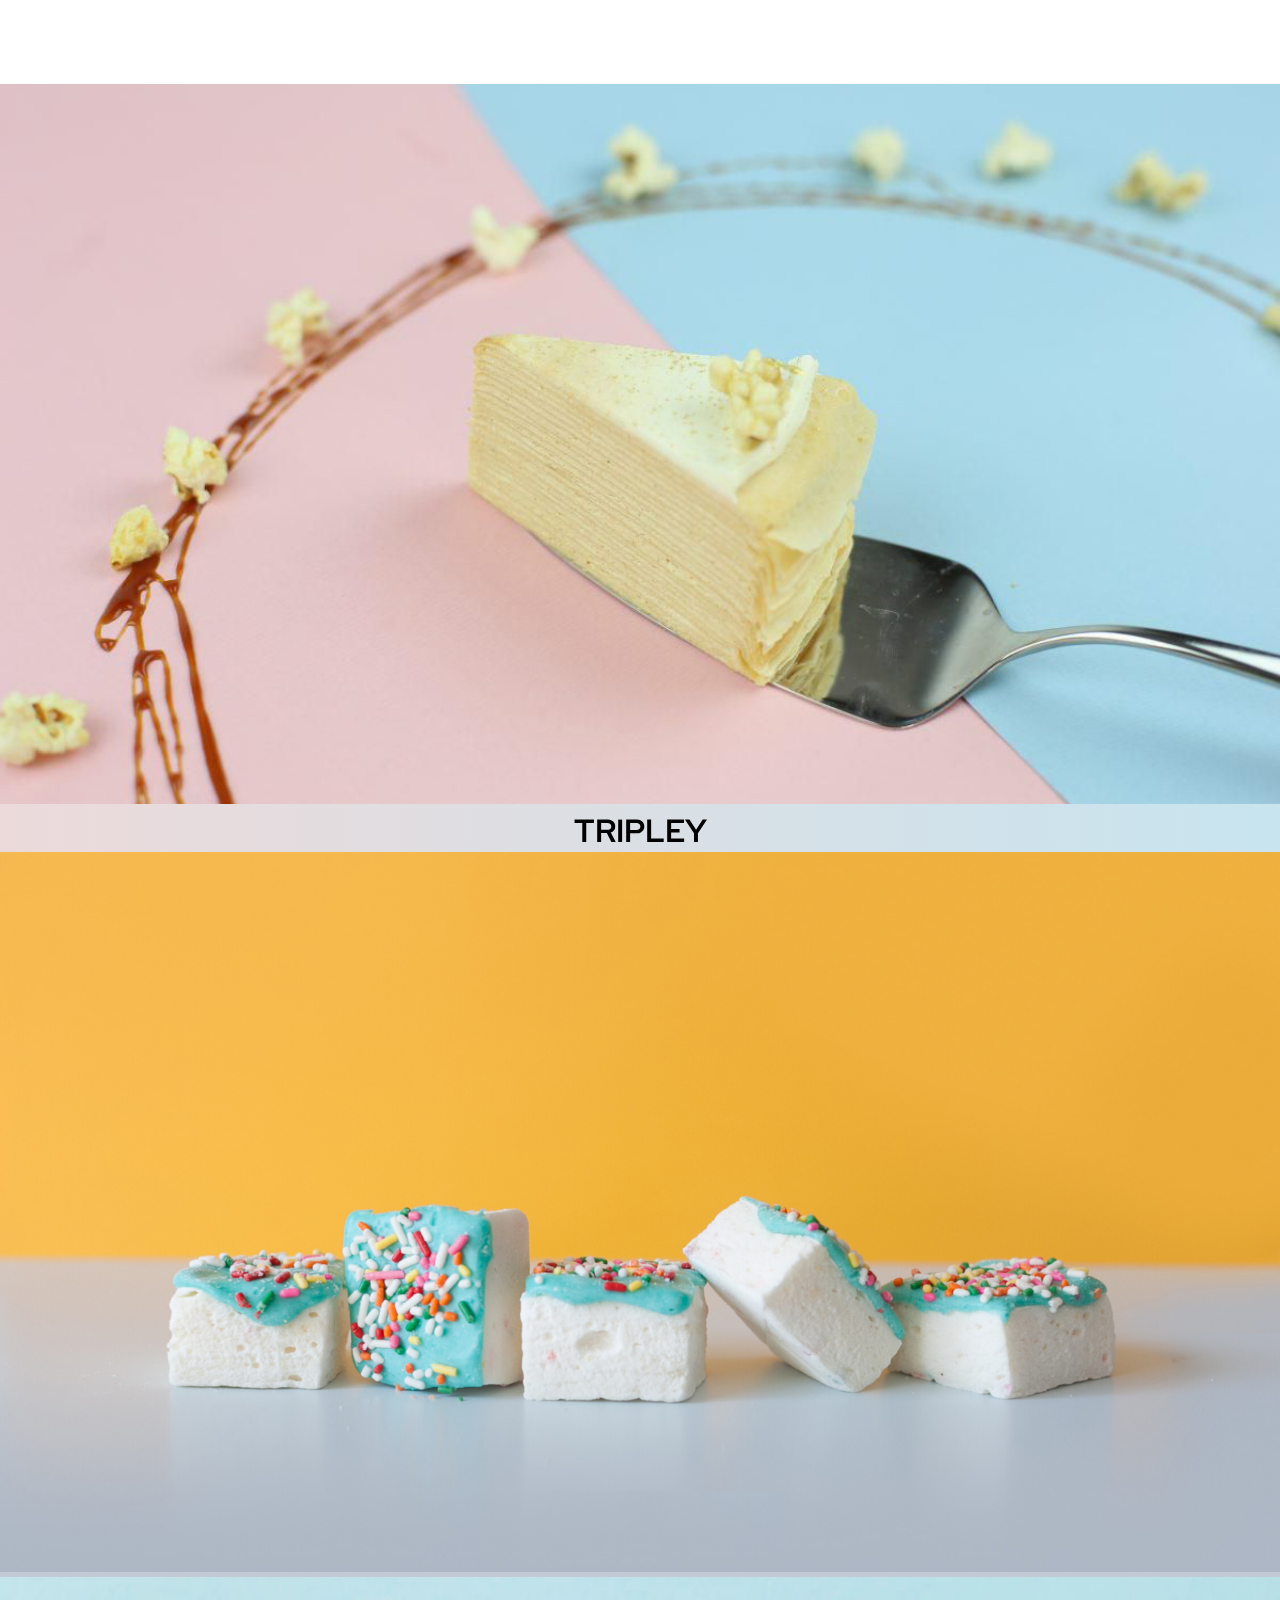
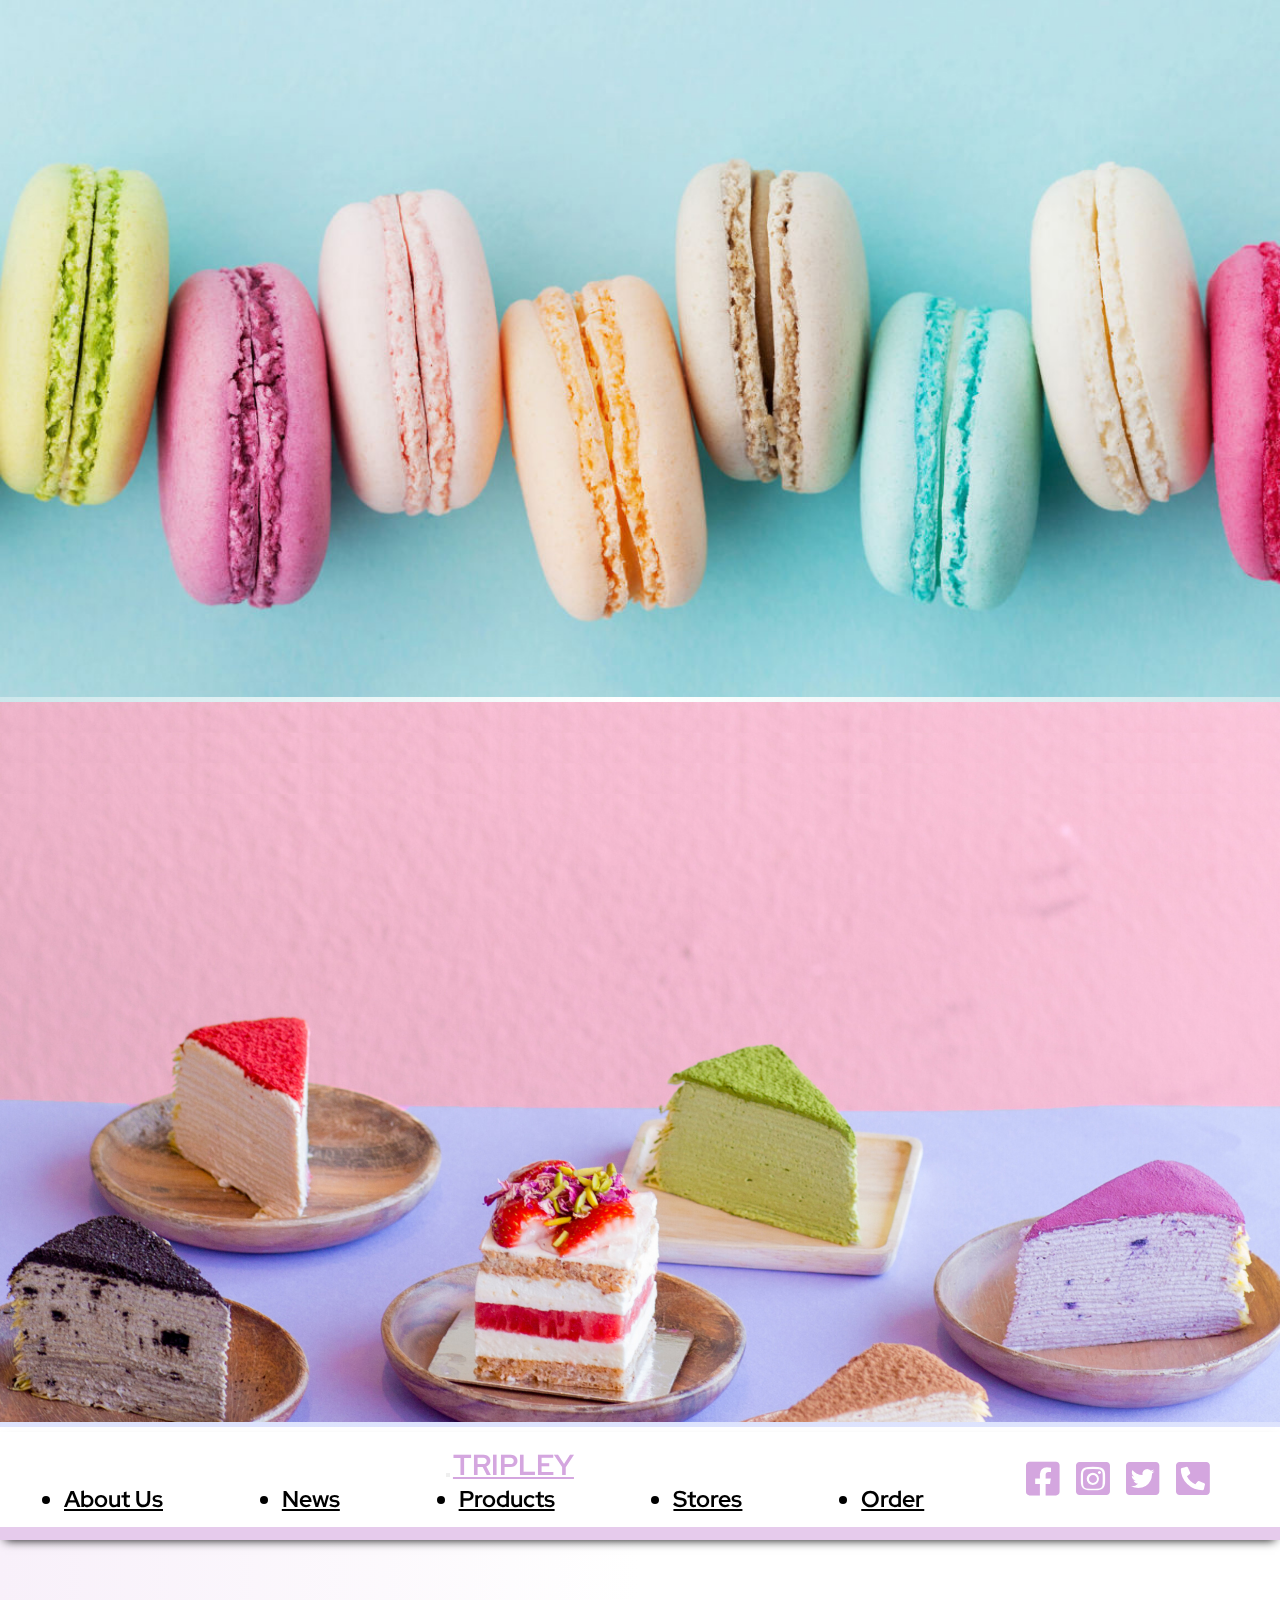
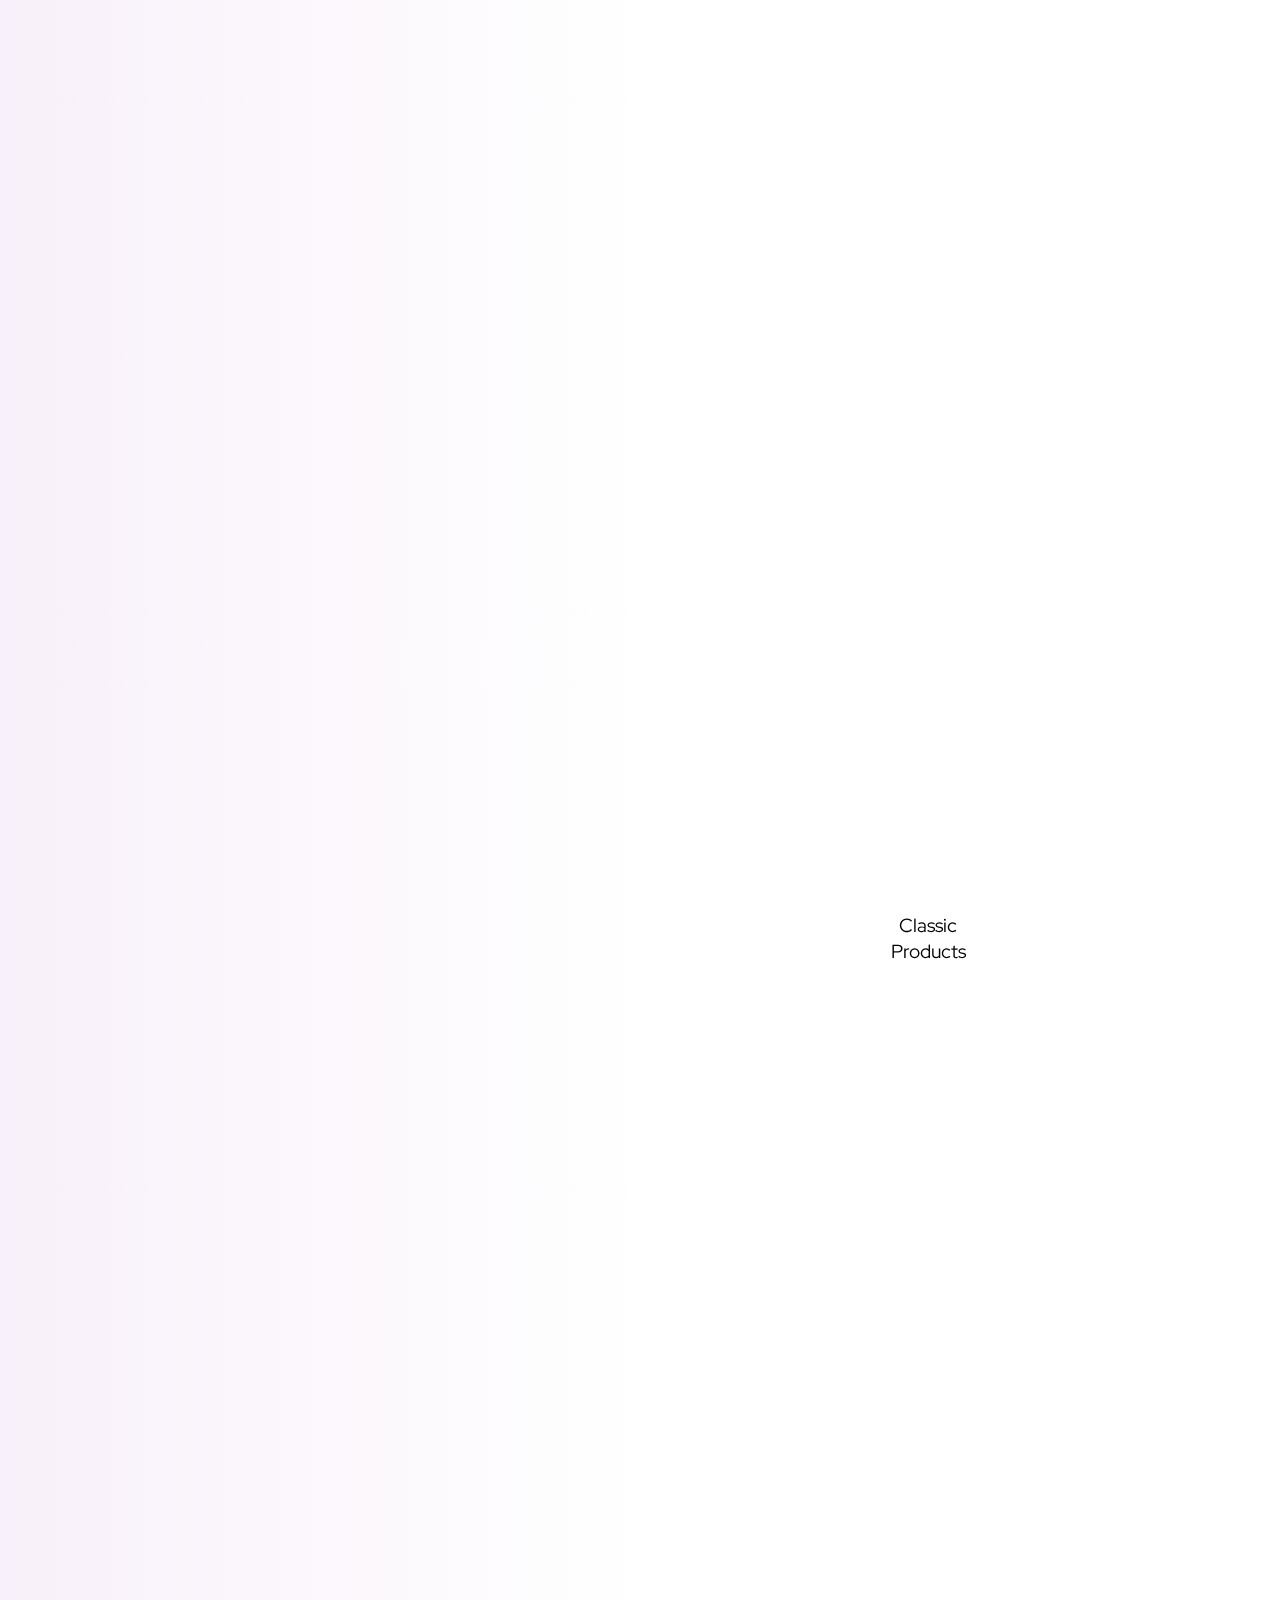
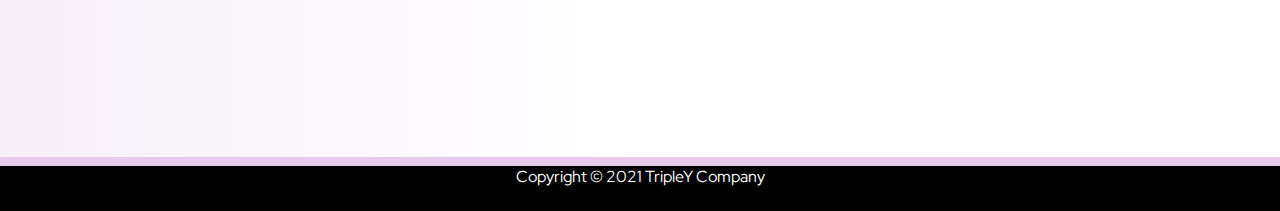
<file: index.html>
<!DOCTYPE html>
<html lang="en">

<head>
    <!-- Required meta tags -->
    <meta charset="utf-8">
    <meta name="viewport" content="width=device-width, initial-scale=1, shrink-to-fit=no">
    <title>Comp-126-Final-Project</title>

    <!-- Link to Bootstrap 4 CSS -->
    <link rel="stylesheet" href="https://stackpath.bootstrapcdn.com/bootstrap/4.1.0/css/bootstrap.min.css"
        integrity="sha384-9gVQ4dYFwwWSjIDZnLEWnxCjeSWFphJiwGPXr1jddIhOegiu1FwO5qRGvFXOdJZ4" crossorigin="anonymous">

    <!-- a Google font -->
    <link rel="preconnect" href="https://fonts.gstatic.com">
    <link
        href="https://fonts.googleapis.com/css2?family=Caveat:wght@400;500;600;700&family=Red+Hat+Display:ital,wght@0,400;0,500;0,700;0,900;1,400;1,500;1,700;1,900&display=swap"
        rel="stylesheet">

    <!-- FontAwesome for search icon -->
    <link rel="stylesheet" href="https://use.fontawesome.com/releases/v5.5.0/css/all.css"
        integrity="sha384-B4dIYHKNBt8Bc12p+WXckhzcICo0wtJAoU8YZTY5qE0Id1GSseTk6S+L3BlXeVIU" crossorigin="anonymous">

    <!-- Add icon library -->
    <link rel="stylesheet" href="https://cdnjs.cloudflare.com/ajax/libs/font-awesome/4.7.0/css/font-awesome.min.css">

    <!-- Link to your custom stylesheet. Any non-Bootstrap styles you create go in this stylesheet. You can create new classes and IDs, or add new rules for classes that already exist in Bootstrap. Any rules you put in your custom stylesheet will override any styling applied to any elements of the same name in Bootstrap, as long as your custom stylesheet link comes AFTER your Bootstrap CSS link, the way it does here. -->
    <link rel="stylesheet" type="text/css" href="index.css">

    <link rel="stylesheet" href="https://cdnjs.cloudflare.com/ajax/libs/font-awesome/5.12.1/css/all.min.css">

    <link rel="preconnect" href="https://fonts.gstatic.com">
    <link href="https://fonts.googleapis.com/css2?family=Yeseva+One&display=swap" rel="stylesheet">


    <!--link to scoll effect-->
    <link href="https://unpkg.com/aos@2.3.1/dist/aos.css" rel="stylesheet">
</head>

<body>

    <div class="contain">

        <main>
            <div class="container-fluid">

                <div class="carousel slide" id="main-carousel" data-ride="carousel">

                    <ol class="carousel-indicators">
                        <li data-target="#main-carousel" data-slide-to="0" class="active"></li>
                        <li data-target="#main-carousel" data-slide-to="1"></li>
                        <li data-target="#main-carousel" data-slide-to="2"></li>
                        <li data-target="#main-carousel" data-slide-to="3"></li>
                    </ol><!-- /.carousel-indicators -->

                    <div data-aos="zoom-out-left" data-aos-duration="2000" class="carousel-inner">

                        <div class="carousel-item active one">
                            <img class="d-block img-fluid" src="index/mainback/back1.jpg" alt="">
                            <div class="carousel-caption d-none d-md-block">
                                <h1>TRIPLEY</h1>
                            </div>
                        </div>

                        <div class="carousel-item two">
                            <img class="d-block img-fluid" src="index/mainback/back2.jpg" alt="">
                            <div class="carousel-caption d-none d-md-block">
                            </div>
                        </div>

                        <div class="carousel-item three">
                            <img class="d-block img-fluid" src="index/mainback/back3.jpg" alt="">
                            <div class="carousel-caption d-none d-md-block">
                            </div>
                        </div>

                        <div class="carousel-item four">
                            <img src="index/mainback/back4.jpg" alt="" class="d-block img-fluid">
                            <div class="carousel-caption d-none d-md-block">
                            </div>
                        </div>

                    </div><!-- /.carousel-inner -->

                    <a href="#main-carousel" class="carousel-control-prev" data-slide="prev">
                        <span class="carousel-control-prev-icon"></span>
                        <span class="sr-only" aria-hidden="true">Prev</span>
                    </a>

                    <a href="#main-carousel" class="carousel-control-next" data-slide="next">
                        <span class="carousel-control-next-icon"></span>
                        <span class="sr-only" aria-hidden="true">Next</span>
                    </a>

                </div><!-- /.carousel -->
            </div><!-- /.container -->

            <div class="spacefilter"></div>

        </main>

        <header class="flexbox1 sticky">



            <nav class="navbar navbar-expand-md navbar-light">

                <button class="navbar-toggler" type="button" data-toggle="collapse" data-target="#nav-content"
                    aria-controls="nav-content" aria-expanded="false" aria-label="Toggle navigation">
                    <span class="navbar-toggler-icon"></span>
                </button>

                <a href="index.html" class="logo">TRIPLEY</a>

                <div class="collapse navbar-collapse" id="nav-content">

                    <ul class="navbar-nav">

                        
                        <li class="nav-item item">
                            <a class="nav-link underline" href="aboutus.html">About Us</a>
                        </li>
                        <li class="nav-item item">
                            <a class="nav-link underline" href="news.html">News</a>
                        </li>
                        <li class="nav-item item">
                            <a class="nav-link underline" href="products.html">Products</a>
                        </li>
                        <li class="nav-item item">
                            <a class="nav-link underline" href="stores.html">Stores</a>
                        </li>
                        <li class="nav-item item">
                            <a class="nav-link underline" href="order.html">Order</a>
                        </li>
                    </ul>

                </div>
            </nav>

            <div class="contact">
                <a href="#" class="fab fa-facebook-square"></a>
                <a href="#" class="fab fa-instagram-square"></a>
                <a href="#" class="fab fa-twitter-square"></a>
                <a href="#" class="fas fa-phone-square-alt"></a>
            </div>

        </header>

        <section class="firstsec">

            <div data-aos="fade-up" data-aos-duration="1000" data-aos-offset="175" class="wnew">
                <div class="leftsq"></div>
                <h3>What's New?</h3>
                <div class="rightsq"></div>
            </div>

            <div class="threecards">

                <div data-aos="fade-up" data-aos-duration="1000" data-aos-offset="300" class="newproduct">
                    <div class="newpic1">

                    </div>
                    <div class="newdes">
                        
                        <h3>Lemon Cream Cake</h3>
                        <div class="learn"><a href="products.html">LEARN MORE</a></div>
                    </div>
                    <div class="date">

                        <p>13/04<br>2021</p>

                    </div>
                </div>



                <div data-aos="fade-up" data-aos-duration="1000" data-aos-offset="300" data-aos-delay="200"
                    class="newproduct">
                    <div class="newpic2">

                    </div>
                    <div class="newdes">
                        
                        <h3>Chocolate Milk Round Cake</h3>
                        <div class="learn"><a href="products.html">LEARN MORE</a></div>
                    </div>
                    <div class="date">

                        <p>24/01<br>2021</p>

                    </div>
                </div>

                <div data-aos="fade-up" data-aos-duration="1000" data-aos-offset="300" data-aos-delay="400"
                    class="newproduct">
                    <div class="newpic3">

                    </div>
                    <div class="newdes">
                        
                        <h3>Strawberry Milk Cube</h3>
                        <div class="learn"><a href="products.html">LEARN MORE</a></div>
                    </div>
                    <div class="date">

                        <p>09/08<br>2020</p>

                    </div>
                </div>

            </div>
        </section>

        <section class="sig">
            <div data-aos="fade-down" data-aos-duration="1000" data-aos-offset="150" class="signature">
                <div class="leftsq"></div>
                <h3>Signatures!</h3>
                <div class="rightsq"></div>
            </div>
        </section>


        <section class="secondsec1">

            <div class="pos">
                <div data-aos="fade-right" data-aos-duration="1000" data-aos-offset="375">
                    <div class="menu">
                        <h1>M E N U</h1>
                        <h4>TRIPLEY</h4>
                    </div>

                    <br>
                    <h2 class="sell">Top Seller</h2>

                    <div class="top">

                        <div class="drink">

                            <h3>DRINK</h3>
                            <br>

                            <div class="b">
                                <div class="c"></div>Taro Milk Tea<br><br>
                                <div class="c"></div>Thai Tea<br><br>
                                <div class="c"></div>Berry Fruit Juice<br><br>

                            </div>

                        </div>


                        <div class="dessert">

                            <h3>DESSERT</h3>
                            <br>


                            <div class="b">
                                <div class="c"></div>Strawberry Cupcake<br><br>
                                <div class="c"></div>Tiramisu<br><br>
                                <div class="c"></div>Lemon Cream Cake<br><br>

                            </div>

                        </div>

                    </div>
                </div>

            </div>
        </section>

        <section class="secondsec2">

            <div class="square grid">
                <div data-aos="fade-down-right" data-aos-duration="1000" data-aos-offset="-50" class=" in in1">
                    <p>Strawberry Cupcake</p>
                </div>
                <div data-aos="fade-down-left" data-aos-duration="1000" data-aos-offset="-50" class="in in2">
                    <p>Taro Bubble Milk Tea</p>
                </div>
                <div data-aos="fade-up-right" data-aos-duration="1000" data-aos-offset="-170" class="in in3">
                    <p>Mint Sprinkle Cake</p>
                </div>
                <div data-aos="fade-up-left" data-aos-duration="1000" data-aos-offset="-170" class="in in4">
                    <p>Mango & Rice Ball</p>
                </div>
            </div>

            <div class="circle">

                <p>Classic<br>Products</p>

            </div>

        </section>


        <section class="contactus">
            <div data-aos="flip-right" data-aos-duration="1500" data-aos-offset="200">
                <div class="signature">
                    <div class="leftsq"></div>
                    <h3 class="us">Contact Us!</h3>
                    <div class="rightsq"></div>
                </div>

                <div class="form">
                    <h3>GET IN TOUCH</h3>
                    <div class="wraper">
                        <div class="halfleft">
                            <input type="text" placeholder="Name"><br />
                            <input type="email" placeholder="Email"><br />
                            <input type="text" placeholder="Subject">
                        </div>

                        <div class="halfright">
                            <textarea name="message" type="text" placeholder="Message"></textarea>
                        </div>

                    </div>
                    <div>
                        <button type="submit">SEND</button>
                    </div>
                </div>
            </div>

        </section>


        <footer>
            <p>Copyright &copy; 2021 TripleY Company</p>

        </footer>





    </div>

    <!-- NECESSARY <script> LINKS. The three <script> links below add jQuery, popper.js, and Bootstrap 4 JavaScript. These are libraries of scripts that are necessary to make Bootstrap's interactive and animated components work (e.g., dropdown menus, buttons, alerts, carousels, collapsing navbars and content areas, modals, popups, tooltips, etc). These three <script> links MUST appear in THIS ORDER; this is because both popper.js and the Bootstrap scripts rely on jQuery to work, so jQuery must load into your page first. We add these links at the bottom of the <body> element instead of in the <head> element so the scripts won't be loaded into your site until they're needed, which helps with your site's speed and functionality. -->

    <!-- jQuery--this must come first!  -->
    <script src="https://code.jquery.com/jquery-3.3.1.slim.min.js"
        integrity="sha384-q8i/X+965DzO0rT7abK41JStQIAqVgRVzpbzo5smXKp4YfRvH+8abtTE1Pi6jizo"
        crossorigin="anonymous"></script>

    <!-- popper.js--a library of drop-down and pop-up JavaScript scripts -->
    <script src="https://cdnjs.cloudflare.com/ajax/libs/popper.js/1.14.0/umd/popper.min.js"
        integrity="sha384-cs/chFZiN24E4KMATLdqdvsezGxaGsi4hLGOzlXwp5UZB1LY//20VyM2taTB4QvJ"
        crossorigin="anonymous"></script>

    <!-- unique Bootstrap 4 JavaScript scripts -->
    <script src="https://stackpath.bootstrapcdn.com/bootstrap/4.1.0/js/bootstrap.min.js"
        integrity="sha384-uefMccjFJAIv6A+rW+L4AHf99KvxDjWSu1z9VI8SKNVmz4sk7buKt/6v9KI65qnm"
        crossorigin="anonymous"></script>
    <!--scroll effect-->
    <script src="https://unpkg.com/aos@2.3.1/dist/aos.js"></script>

    <script>
        AOS.init();
    </script>


</body>

</html>
</file>
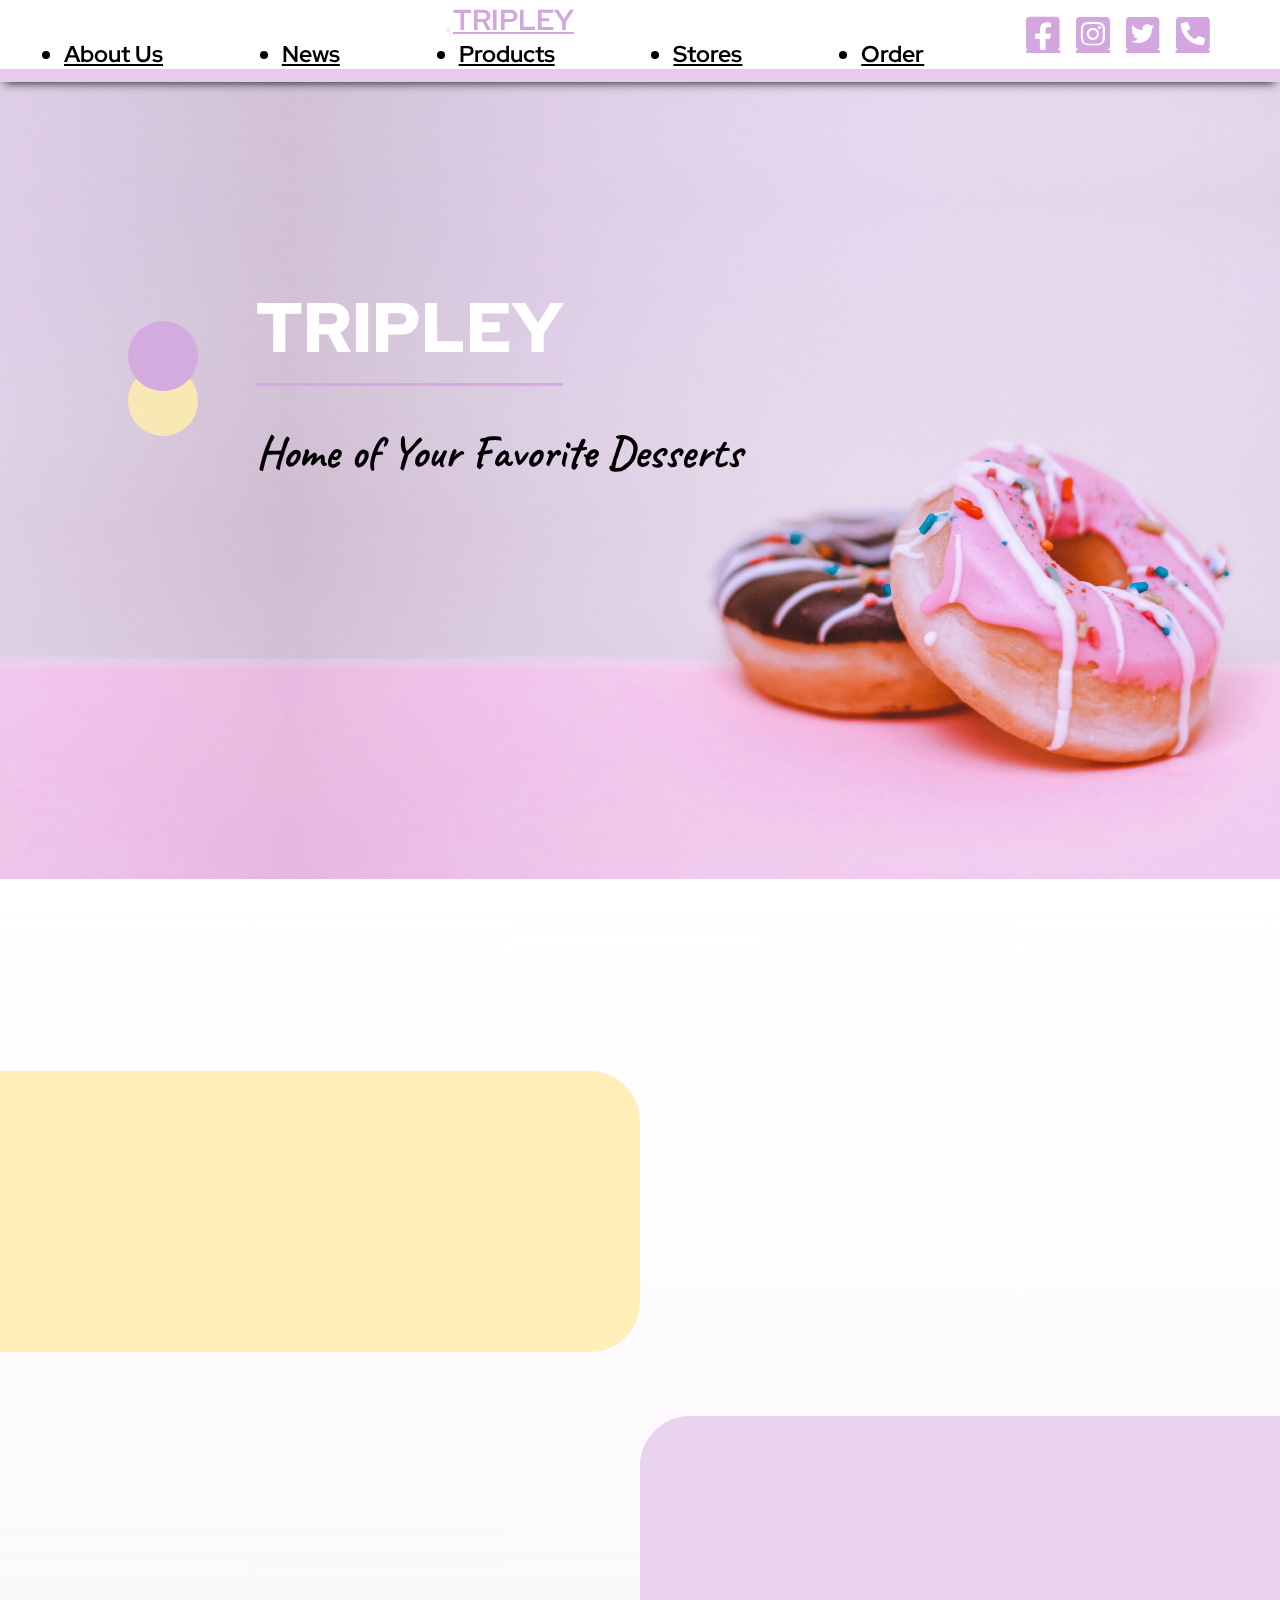
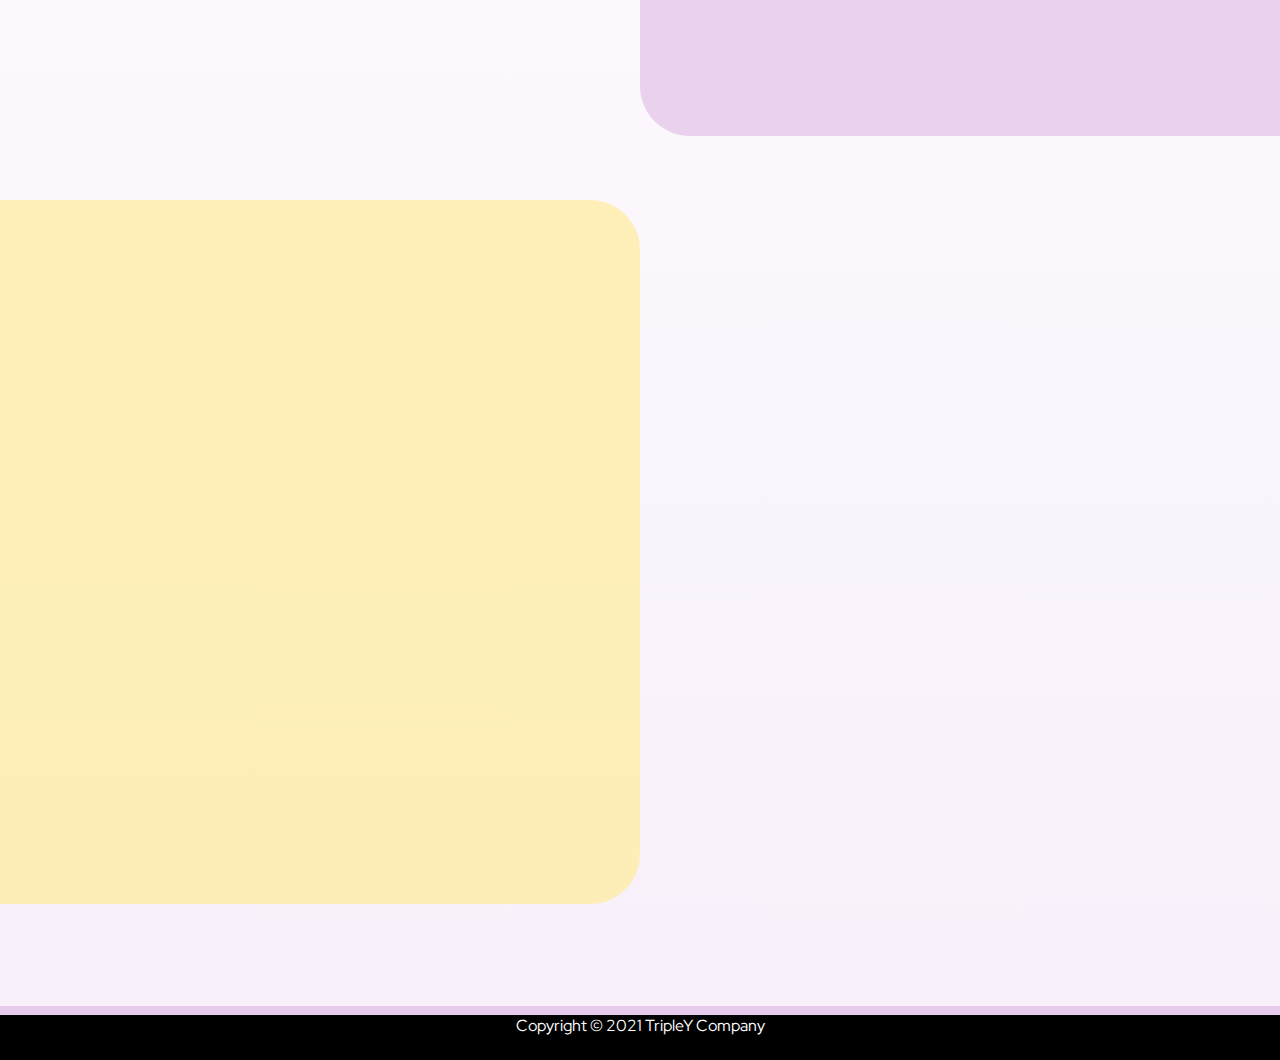
<file: aboutus.html>
<!DOCTYPE html>
<html lang="en">

<head>
    <!-- Required meta tags -->
    <meta charset="utf-8">
    <meta name="viewport" content="width=device-width, initial-scale=1, shrink-to-fit=no">
    <title>Comp-126-Final-Project</title>

    <!-- Link to Bootstrap 4 CSS -->
    <link rel="stylesheet" href="https://stackpath.bootstrapcdn.com/bootstrap/4.1.0/css/bootstrap.min.css"
        integrity="sha384-9gVQ4dYFwwWSjIDZnLEWnxCjeSWFphJiwGPXr1jddIhOegiu1FwO5qRGvFXOdJZ4" crossorigin="anonymous">

    <!-- a Google font -->
    <link rel="preconnect" href="https://fonts.gstatic.com">
    <link
        href="https://fonts.googleapis.com/css2?family=Caveat:wght@400;500;600;700&family=Red+Hat+Display:ital,wght@0,400;0,500;0,700;0,900;1,400;1,500;1,700;1,900&display=swap"
        rel="stylesheet">

    <!-- FontAwesome for search icon -->
    <link rel="stylesheet" href="https://use.fontawesome.com/releases/v5.5.0/css/all.css"
        integrity="sha384-B4dIYHKNBt8Bc12p+WXckhzcICo0wtJAoU8YZTY5qE0Id1GSseTk6S+L3BlXeVIU" crossorigin="anonymous">

    <!-- Add icon library -->
    <link rel="stylesheet" href="https://cdnjs.cloudflare.com/ajax/libs/font-awesome/4.7.0/css/font-awesome.min.css">

    <!-- Link to your custom stylesheet. Any non-Bootstrap styles you create go in this stylesheet. You can create new classes and IDs, or add new rules for classes that already exist in Bootstrap. Any rules you put in your custom stylesheet will override any styling applied to any elements of the same name in Bootstrap, as long as your custom stylesheet link comes AFTER your Bootstrap CSS link, the way it does here. -->
    <link rel="stylesheet" type="text/css" href="aboutus.css">

    <link rel="stylesheet" href="https://cdnjs.cloudflare.com/ajax/libs/font-awesome/5.12.1/css/all.min.css">

    <link rel="preconnect" href="https://fonts.gstatic.com">
    <link href="https://fonts.googleapis.com/css2?family=Yeseva+One&display=swap" rel="stylesheet">


    <!--link to scoll effect-->
    <link href="https://unpkg.com/aos@2.3.1/dist/aos.css" rel="stylesheet">
</head>


<body>

    <header class="flexbox1 sticky">



        <nav class="navbar navbar-expand-md navbar-light">

            <button class="navbar-toggler" type="button" data-toggle="collapse" data-target="#nav-content"
                aria-controls="nav-content" aria-expanded="false" aria-label="Toggle navigation">
                <span class="navbar-toggler-icon"></span>
            </button>

            <a href="index.html" class="logo">TRIPLEY</a>

            <div class="collapse navbar-collapse" id="nav-content">

                <ul class="navbar-nav">


                    <li class="nav-item item">
                        <a class="nav-link underline" href="aboutus.html">About Us</a>
                    </li>
                    <li class="nav-item item">
                        <a class="nav-link underline" href="news.html">News</a>
                    </li>
                    <li class="nav-item item">
                        <a class="nav-link underline" href="products.html">Products</a>
                    </li>
                    <li class="nav-item item">
                        <a class="nav-link underline" href="stores.html">Stores</a>
                    </li>
                    <li class="nav-item item">
                        <a class="nav-link underline" href="order.html">Order</a>
                    </li>
                </ul>

            </div>
        </nav>

        <div class="contact">
            <a href="#" class="fab fa-facebook-square"></a>
            <a href="#" class="fab fa-instagram-square"></a>
            <a href="#" class="fab fa-twitter-square"></a>
            <a href="#" class="fas fa-phone-square-alt"></a>
        </div>

    </header>



    <main class="aboutus">

        <div data-aos="fade" data-aos-duration="2500" data-aos-offset="150" class="aboutbg">
            <div class=AUcontent>
                <div data-aos="fade-right" data-aos-duration="1500" class="sidecircle"></div>
                <h1 data-aos="fade-down" data-aos-duration="1500" id="title">TRIPLEY</h1>
                <h4 data-aos="fade-up" data-aos-duration="1500" id="description">Home of Your
                    Favorite Desserts</h4>
            </div>
        </div>

    </main>

    <div class="purple">
        <section class="middle">
            <h1 data-aos="fade-down" data-aos-duration="700"><i class="fas fa-users"></i>About Us</h1>

        </section>

        <section class="last">
            <div class="left">
                <h3 data-aos="fade" data-aos-duration="1000" data-aos-offset="100">An Innovative Dessert Shop</h3>
                <p data-aos="fade" data-aos-duration="1000" data-aos-offset="150">TripleY is a dessert brand created by
                    three passionate sweets lovers. Always endeavoring for perfection, our specialists only use the
                    finest
                    ingredients and baking techniques. Fuelled with energy and passion, our artisans thrust boundaries
                    by
                    making inventive seasonal products that offer extraordinary taste experiences.</p>
            </div>
            <div class="right">
                <h3 data-aos="fade" data-aos-duration="1000" data-aos-offset="100">A Young and Talented Team</h3>
                <p data-aos="fade" data-aos-duration="1000" data-aos-offset="150">We are a team that's obsessed with
                    incorporating unordinary ingredients and creating new recipes for a fresh taste experience. We have
                    built up extensive experience in business for over 5 years. The team of talented young people is
                    dedicated to providing all kinds of support for the stores, committing to provide best practice and
                    custom experience.</p>
            </div>

            <div class="left2">
                <h3 data-aos="fade" data-aos-duration="1000" data-aos-offset="100">Reference</h3>
                <div data-aos="fade" data-aos-duration="1000" data-aos-offset="150">
                    <p>
                        Donut background. Digital image. BuzzFeed.
                        https://www.buzzfeed.com/ha96310/eat-donuts-for-everyday-and-weall-guess-which-se-19bmghskt5.
                    </P>

                    <p>
                        Birthday cake. Digital image. Assuntos Para Conversar.
                        https://assuntosparaconversar.blogspot.com/2019/04/feliz-aniversario-fofo.html
                    </p>

                    <p>
                        Mother’s day card. Digital image. Smart-phoneprice.
                        https://smart-phoneprice.com/mothers-day-wishes/
                    </p>

                    <p>
                        Punch card. Digital image. Pinterest.
                        https://www.pinterest.com/pin/348114246191361769/
                    </p>

                    <p>
                        Opening soon. Digital image. Facebook.
                        https://www.facebook.com/pg/New-Beauty-in-Manjimup-679749308769894/posts/
                    </p>

                    <p>
                        Dessert truck. Digital image. WDRfree. https://wdrfree.com/stock-vector/in-move
                    </p>

                    <p>
                        Blue and pink cake background. Digital image. Forbes.
                        https://www.forbes.com/sites/nicoletrilivas/2018/11/28/best-dessert-spots-in-london/?sh=564bf0094d29
                    </p>

                    <p>
                        Yellow background with cube cakes. Digital image. Dessert goals.
                        https://dessertgoals.com/blog/zoom-virtual-backgrounds
                    </p>

                    <p>
                        Pink background with different cakes. Digital image. Dessert goals.
                        https://dessertgoals.com/blog/zoom-virtual-backgrounds
                    </p>

                    <p>
                        Macarons. Digital image. Picjumbo. https://picjumbo.com/macarons-vertical-free-photo/
                    </p>

                    <p>
                        Lemon cake. Digital image. Pinterest. https://www.pinterest.com/chickabug/pink-lemonade-party/
                    </p>
                    <p>
                        Tiramisu. Digital image. Cooking home.
                        https://cookinghome.org/2019/05/16/6-ramadan-special-dessert-recipes-for-iftar-2019-ramadan-recipes-2019/
                    </p>

                    <p>
                        Strawberry milk cubes. Digital image. Douguo. https://www.douguo.com/cookbook/2073173.html
                    </p>

                    <p>
                        Mango bowl. Digital image. Jiameng. http://www.jiameng.com/smtianpin/default-images.htm
                    </p>
                </div>
            </div>


        </section>

    </div>
    <footer>
        <p>Copyright &copy; 2021 TripleY Company</p>

    </footer>







    <!-- ADD ALL YOUR CONTENT HERE, ABOVE THE <script> ELEMENTS BELOW. Don't forget to wrap everything in a .container or .container-fluid! After that: rows, columns, and content.  -->

    <!-- NECESSARY <script> LINKS. The three <script> links below add jQuery, popper.js, and Bootstrap 4 JavaScript. These are libraries of scripts that are necessary to make Bootstrap's interactive and animated components work (e.g., dropdown menus, buttons, alerts, carousels, collapsing navbars and content areas, modals, popups, tooltips, etc). These three <script> links MUST appear in THIS ORDER; this is because both popper.js and the Bootstrap scripts rely on jQuery to work, so jQuery must load into your page first. We add these links at the bottom of the <body> element instead of in the <head> element so the scripts won't be loaded into your site until they're needed, which helps with your site's speed and functionality. -->

    <!-- jQuery--this must come first! -->
    <script src="https://code.jquery.com/jquery-3.3.1.slim.min.js"
        integrity="sha384-q8i/X+965DzO0rT7abK41JStQIAqVgRVzpbzo5smXKp4YfRvH+8abtTE1Pi6jizo"
        crossorigin="anonymous"></script>

    <!-- popper.js--a library of drop-down and pop-up JavaScript scripts -->
    <script src="https://cdnjs.cloudflare.com/ajax/libs/popper.js/1.14.0/umd/popper.min.js"
        integrity="sha384-cs/chFZiN24E4KMATLdqdvsezGxaGsi4hLGOzlXwp5UZB1LY//20VyM2taTB4QvJ"
        crossorigin="anonymous"></script>

    <!-- unique Bootstrap 4 JavaScript scripts -->
    <script src="https://stackpath.bootstrapcdn.com/bootstrap/4.1.0/js/bootstrap.min.js"
        integrity="sha384-uefMccjFJAIv6A+rW+L4AHf99KvxDjWSu1z9VI8SKNVmz4sk7buKt/6v9KI65qnm"
        crossorigin="anonymous"></script>

    <!--scroll effect-->
    <script src="https://unpkg.com/aos@2.3.1/dist/aos.js"></script>

    <script>
        AOS.init();
    </script>

</body>

</html>
</file>
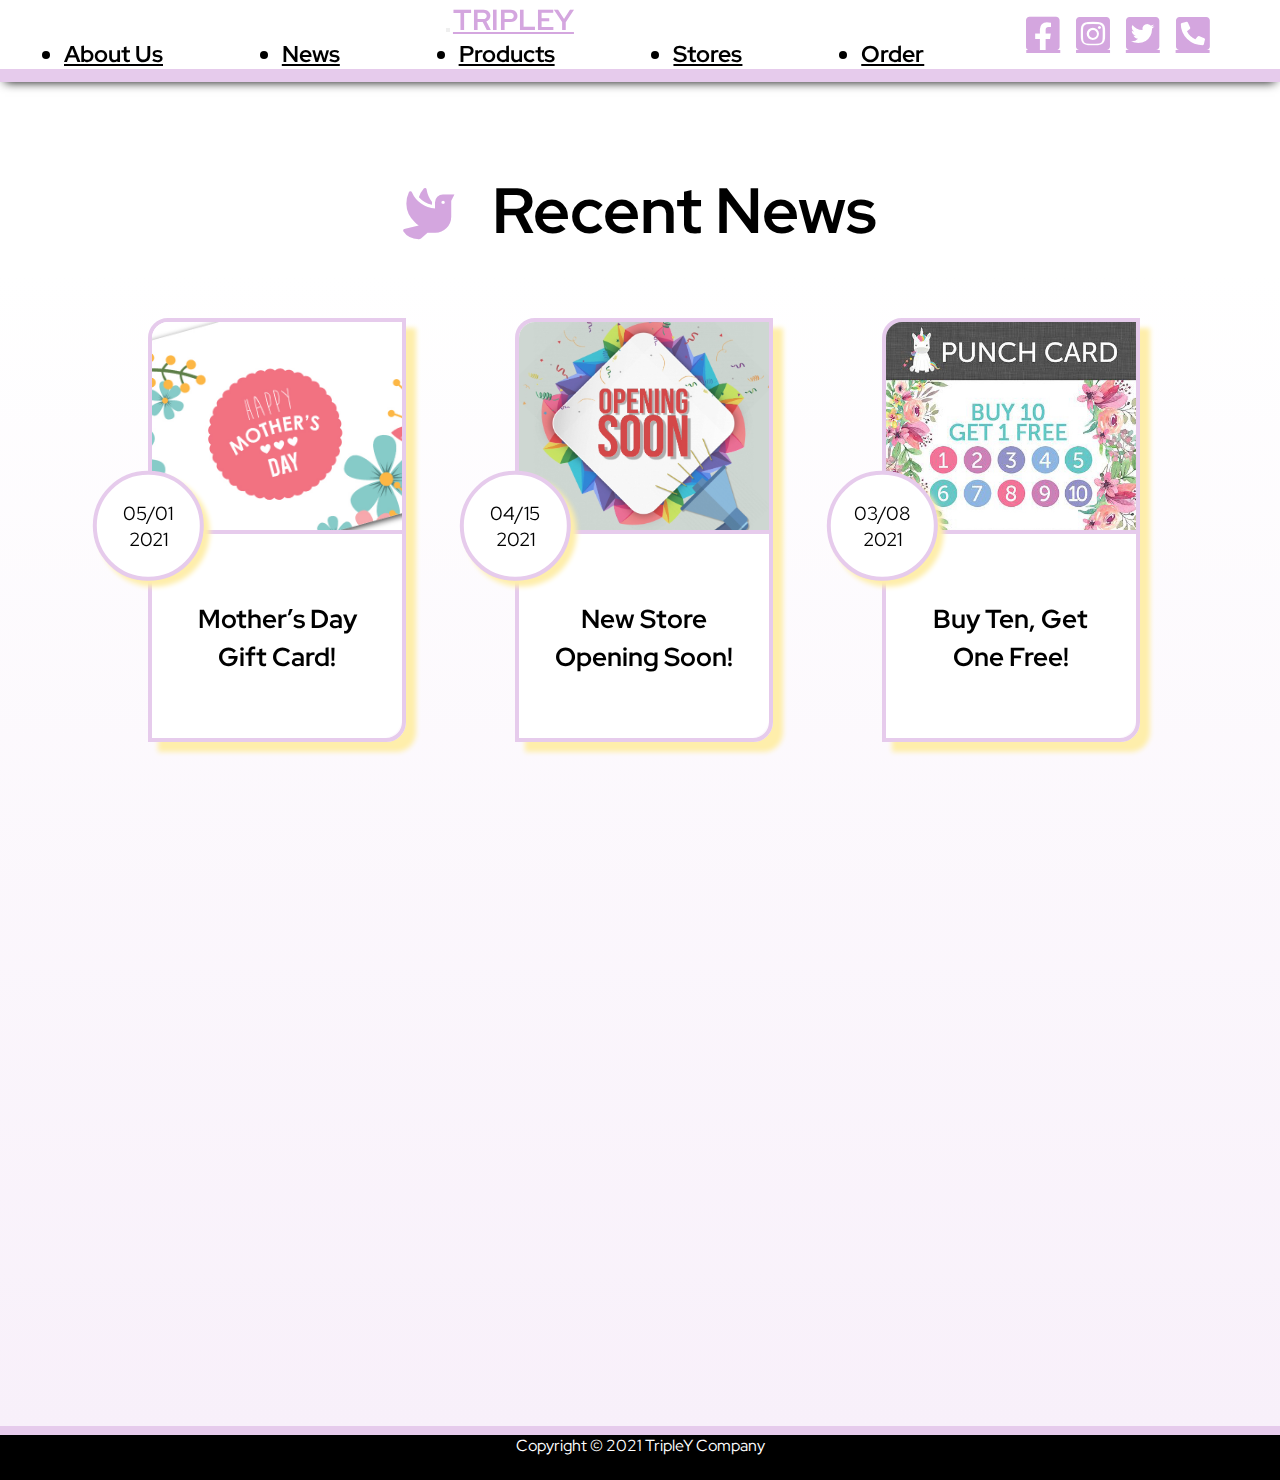
<file: news.html>
<!DOCTYPE html>
<html lang="en">

<head>
    <!-- Required meta tags -->
    <meta charset="utf-8">
    <meta name="viewport" content="width=device-width, initial-scale=1, shrink-to-fit=no">
    <title>Comp-126-Final-Project</title>

    <!-- Link to Bootstrap 4 CSS -->
    <link rel="stylesheet" href="https://stackpath.bootstrapcdn.com/bootstrap/4.1.0/css/bootstrap.min.css"
        integrity="sha384-9gVQ4dYFwwWSjIDZnLEWnxCjeSWFphJiwGPXr1jddIhOegiu1FwO5qRGvFXOdJZ4" crossorigin="anonymous">

    <!-- a Google font -->
    <link rel="preconnect" href="https://fonts.gstatic.com">
    <link
        href="https://fonts.googleapis.com/css2?family=Caveat:wght@400;500;600;700&family=Red+Hat+Display:ital,wght@0,400;0,500;0,700;0,900;1,400;1,500;1,700;1,900&display=swap"
        rel="stylesheet">

    <!-- FontAwesome for search icon -->
    <link rel="stylesheet" href="https://use.fontawesome.com/releases/v5.5.0/css/all.css"
        integrity="sha384-B4dIYHKNBt8Bc12p+WXckhzcICo0wtJAoU8YZTY5qE0Id1GSseTk6S+L3BlXeVIU" crossorigin="anonymous">

    <!-- Add icon library -->
    <link rel="stylesheet" href="https://cdnjs.cloudflare.com/ajax/libs/font-awesome/4.7.0/css/font-awesome.min.css">

    <!-- Link to your custom stylesheet. Any non-Bootstrap styles you create go in this stylesheet. You can create new classes and IDs, or add new rules for classes that already exist in Bootstrap. Any rules you put in your custom stylesheet will override any styling applied to any elements of the same name in Bootstrap, as long as your custom stylesheet link comes AFTER your Bootstrap CSS link, the way it does here. -->
    <link rel="stylesheet" type="text/css" href="news.css">

    <link rel="stylesheet" href="https://cdnjs.cloudflare.com/ajax/libs/font-awesome/5.12.1/css/all.min.css">

    <link rel="preconnect" href="https://fonts.gstatic.com">
    <link href="https://fonts.googleapis.com/css2?family=Yeseva+One&display=swap" rel="stylesheet">


    <!--link to scoll effect-->
    <link href="https://unpkg.com/aos@2.3.1/dist/aos.css" rel="stylesheet">
</head>


<body>

    <header class="flexbox1 sticky">



        <nav class="navbar navbar-expand-md navbar-light">

            <button class="navbar-toggler" type="button" data-toggle="collapse" data-target="#nav-content"
                aria-controls="nav-content" aria-expanded="false" aria-label="Toggle navigation">
                <span class="navbar-toggler-icon"></span>
            </button>

            <a href="index.html" class="logo">TRIPLEY</a>

            <div class="collapse navbar-collapse" id="nav-content">

                <ul class="navbar-nav">

                    
                    <li class="nav-item item">
                        <a class="nav-link underline" href="aboutus.html">About Us</a>
                    </li>
                    <li class="nav-item item">
                        <a class="nav-link underline" href="news.html">News</a>
                    </li>
                    <li class="nav-item item">
                        <a class="nav-link underline" href="products.html">Products</a>
                    </li>
                    <li class="nav-item item">
                        <a class="nav-link underline" href="stores.html">Stores</a>
                    </li>
                    <li class="nav-item item">
                        <a class="nav-link underline" href="order.html">Order</a>
                    </li>
                </ul>

            </div>
        </nav>

        <div class="contact">
            <a href="#" class="fab fa-facebook-square"></a>
            <a href="#" class="fab fa-instagram-square"></a>
            <a href="#" class="fab fa-twitter-square"></a>
            <a href="#" class="fas fa-phone-square-alt"></a>
        </div>

    </header>



    <div class="contain">

        <section class="title">
            <h3 data-aos="fade-up" data-aos-duration="1000"><i class="fas fa-dove"></i>Recent News</h3>
        </section>

        <main class="main">
            <div class="cards">

                <div data-aos="fade-up" data-aos-duration="1000" class="flip-card">
                    <div class="date">
                        <p>05/01<br>2021</p>
                    </div>
                    <div class="flip-card-inner">
                        <div class="flip-card-front">
                            <div class="news1">
                            </div>
                            <div class="newsdes">
                                <h3>Mother’s Day Gift Card!</h3>
                            </div>
                        </div>
                        <div class="flip-card-back">
                            <h1>Mother’s Day Gift Card!</h1>
                            <p>Mother’s Day is around the corner! Celebrate Mom this Mother’s Day with a Gift Card to
                                her favorite dessert store!
                                Purchase a <strong>Gift Card</strong> with a <strong>5% discount</strong>! Gift cards can be used to place delivery orders
                                or purchase items in stores.</p>

                        </div>
                    </div>
                </div>


                <div data-aos="fade-up" data-aos-duration="1000" class="flip-card">
                    <div class="date">
                        <p>04/15<br>2021</p>
                    </div>
                    <div class="flip-card-inner">
                        <div class="flip-card-front">
                            <div class="news2">
                            </div>
                            <div class="newsdes">
                                <h3>New Store Opening Soon!</h3>
                            </div>
                        </div>
                        <div class="flip-card-back">
                            <h1>New Store Opening Soon!</h1>
                            <p>A new TripleY store will open next Monday, April 19th! For new opening, <strong>All Items have 20% Off From April 19th to April 25th</strong>! Come and try some sweets! </p>

                        </div>
                    </div>
                </div>


                <div data-aos="fade-up" data-aos-duration="1000" class="flip-card">
                    <div class="date">
                        <p>03/08<br>2021</p>
                    </div>
                    <div class="flip-card-inner">
                        <div class="flip-card-front">
                            <div class="news3">
                            </div>
                            <div class="newsdes">
                                <h3>Buy Ten, Get One Free!</h3>
                            </div>
                        </div>
                        <div class="flip-card-back">
                            <h1>Buy Ten, Get One Free!</h1>
                            <p>Punch Cards are wallet-sized
                                cards that get stamped every time you shop at TripleY. Once you have <strong>Collected 10 Stamps</strong>, TripleY will offer you a <strong>Free DRINK of Your Choice</strong>!</p>

                        </div>
                    </div>
                </div>


                <div data-aos="fade-up" data-aos-duration="1000" class="flip-card">
                    <div class="date">
                        <p>01/14<br>2021</p>
                    </div>
                    <div class="flip-card-inner">
                        <div class="flip-card-front">
                            <div class="news4">
                            </div>
                            <div class="newsdes">
                                <h3>Order Online, Free Shipping!</h3>
                            </div>
                        </div>
                        <div class="flip-card-back">
                            <h1>Order Online, Free Shipping!</h1>
                            <p>Starting today, TripleY will offer the option to order online on our website! Try <strong>TripleY Delivery </strong> for <strong>Free Shipping in January</strong>! Sate our sweet desserts at home!</p>

                        </div>
                    </div>
                </div>


                <div data-aos="fade-up" data-aos-duration="1000" class="flip-card">
                    <div class="date">
                        <p>01/05<br>2021</p>
                    </div>
                    <div class="flip-card-inner">
                        <div class="flip-card-front">
                            <div class="news5">
                            </div>
                            <div class="newsdes">
                                <h3>Birthday Cake 10% Off!</h3>
                            </div>
                        </div>
                        <div class="flip-card-back">
                            <h1>Birthday Cake 10% Off!</h1>
                            <p>Buy a <strong>Birthday Cake</strong> for <strong>10% Off</strong> and get a <strong>Free Birthday Gift</strong> at TripleY on your
                                birthday(valid ID required)! You can redeem your gift online or by visiting a local
                                TripleY store!</p>
                        </div>
                    </div>
                </div>


                <div data-aos="fade-up" data-aos-duration="1000" class="flip-card">
                    <div class="date">
                        <p>12/20<br>2020</p>
                    </div>
                    <div class="flip-card-inner">
                        <div class="flip-card-front">
                            <div class="news6">
                            </div>
                            <div class="newsdes">
                                <h3>Christmas Sale is Coming!</h3>
                            </div>
                        </div>
                        <div class="flip-card-back">
                            <h1>Christmas Sale is Coming!</h1>
                            <p>Are You Ready for Christmas?! We Are! Come and shop our <strong>New Christmas Cakes, Desserts, and Sweets</strong>
                                 for <strong>5% Off</strong>! Also have a chance to win <strong>Christmas Gift Package</strong>!</p>

                        </div>
                    </div>
                </div>


            </div>
        </main>




        <footer>
            <p>Copyright &copy; 2021 TripleY Company</p>

        </footer>
    </div>




    <!-- ADD ALL YOUR CONTENT HERE, ABOVE THE <script> ELEMENTS BELOW. Don't forget to wrap everything in a .container or .container-fluid! After that: rows, columns, and content.  -->

    <!-- NECESSARY <script> LINKS. The three <script> links below add jQuery, popper.js, and Bootstrap 4 JavaScript. These are libraries of scripts that are necessary to make Bootstrap's interactive and animated components work (e.g., dropdown menus, buttons, alerts, carousels, collapsing navbars and content areas, modals, popups, tooltips, etc). These three <script> links MUST appear in THIS ORDER; this is because both popper.js and the Bootstrap scripts rely on jQuery to work, so jQuery must load into your page first. We add these links at the bottom of the <body> element instead of in the <head> element so the scripts won't be loaded into your site until they're needed, which helps with your site's speed and functionality. -->

    <!-- jQuery--this must come first! -->
    <script src="https://code.jquery.com/jquery-3.3.1.slim.min.js"
        integrity="sha384-q8i/X+965DzO0rT7abK41JStQIAqVgRVzpbzo5smXKp4YfRvH+8abtTE1Pi6jizo"
        crossorigin="anonymous"></script>

    <!-- popper.js--a library of drop-down and pop-up JavaScript scripts -->
    <script src="https://cdnjs.cloudflare.com/ajax/libs/popper.js/1.14.0/umd/popper.min.js"
        integrity="sha384-cs/chFZiN24E4KMATLdqdvsezGxaGsi4hLGOzlXwp5UZB1LY//20VyM2taTB4QvJ"
        crossorigin="anonymous"></script>

    <!-- unique Bootstrap 4 JavaScript scripts -->
    <script src="https://stackpath.bootstrapcdn.com/bootstrap/4.1.0/js/bootstrap.min.js"
        integrity="sha384-uefMccjFJAIv6A+rW+L4AHf99KvxDjWSu1z9VI8SKNVmz4sk7buKt/6v9KI65qnm"
        crossorigin="anonymous"></script>

<!--scroll effect-->
<script src="https://unpkg.com/aos@2.3.1/dist/aos.js"></script>

<script>
    AOS.init();
</script>



</body>

</html>
</file>
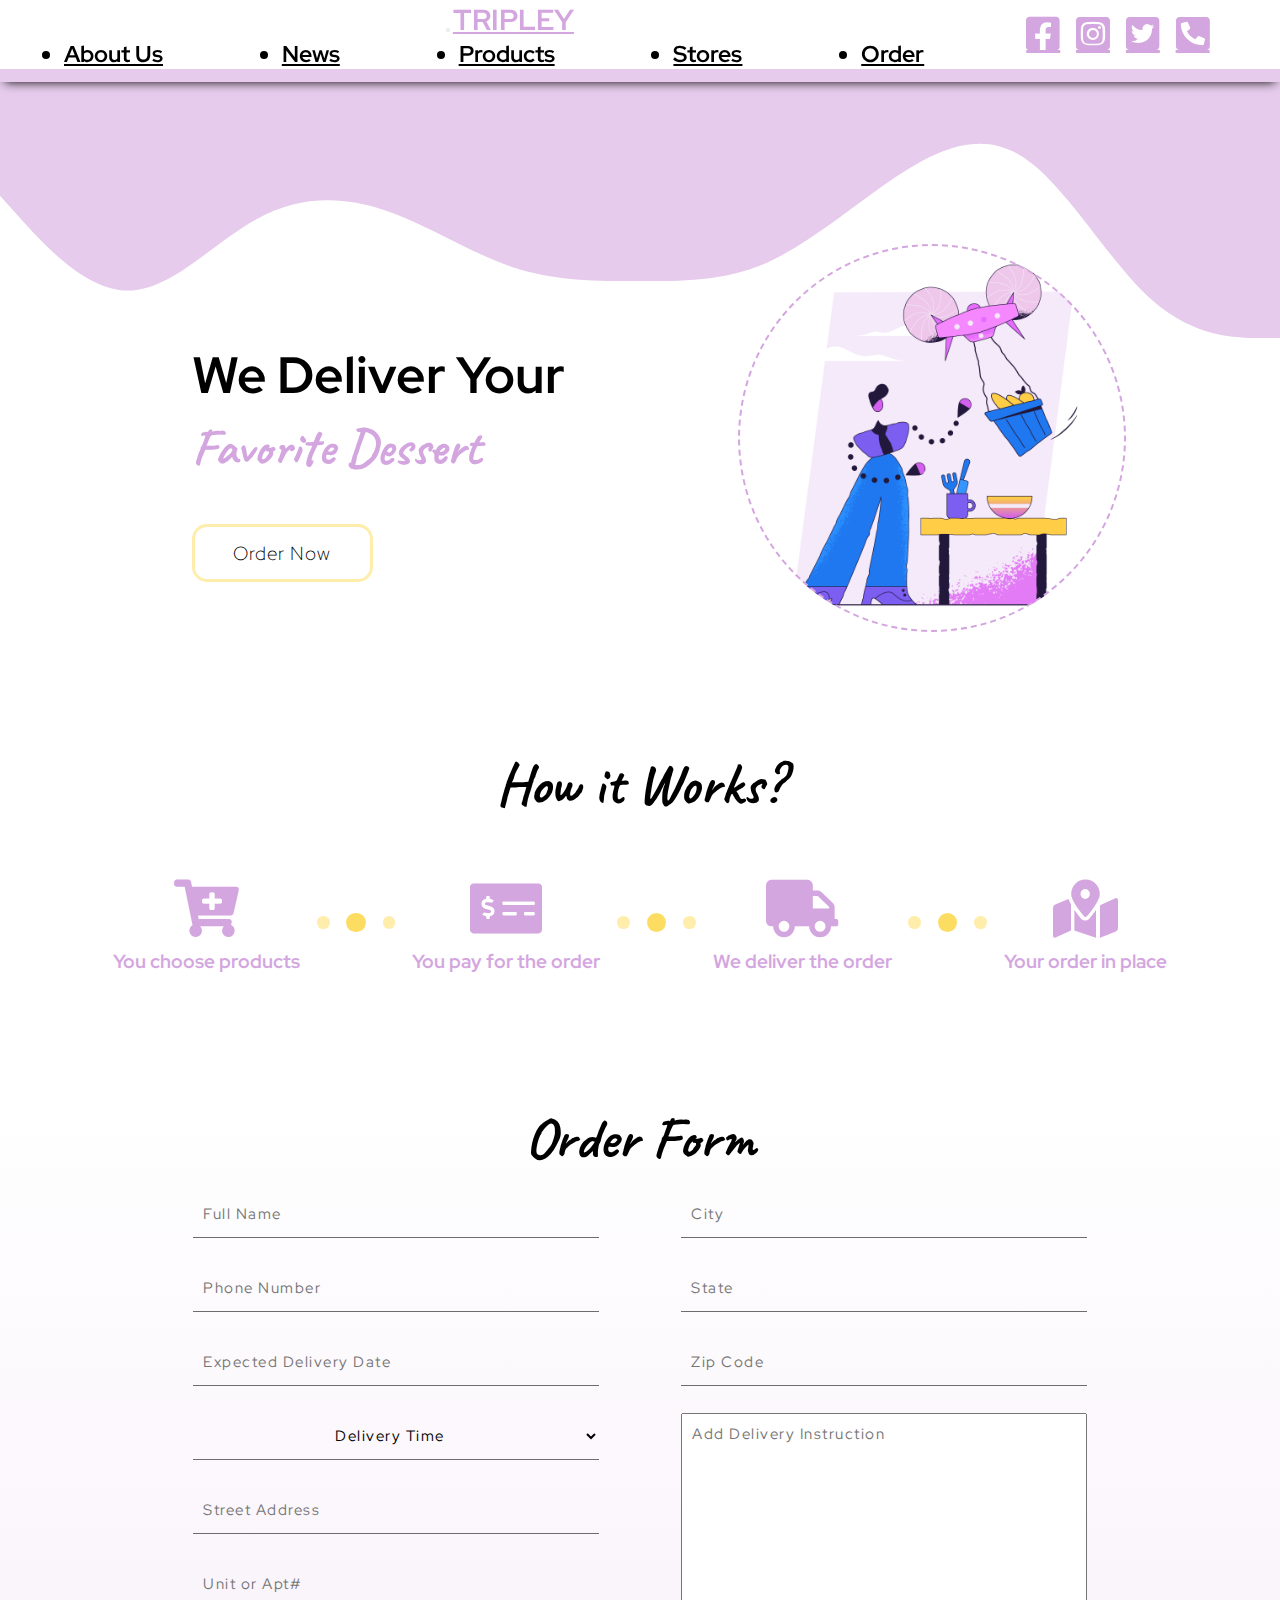
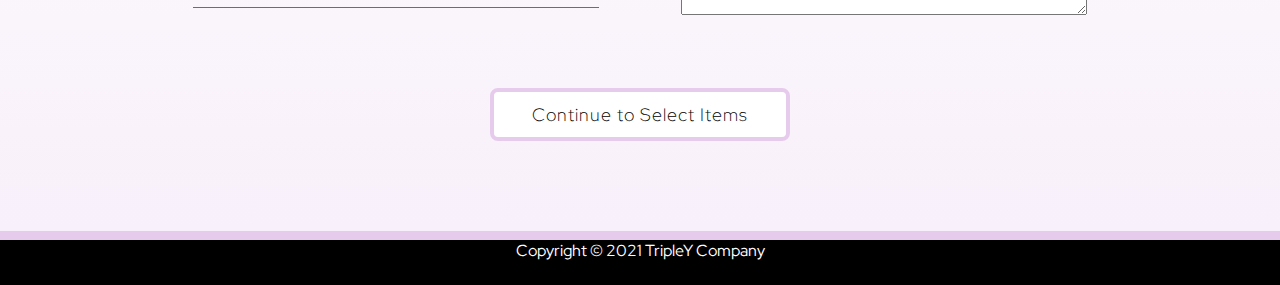
<file: order.html>
<!DOCTYPE html>
<html lang="en">

<head>
    <!-- Required meta tags -->
    <meta charset="utf-8">
    <meta name="viewport" content="width=device-width, initial-scale=1, shrink-to-fit=no">
    <title>Comp-126-Final-Project</title>

    <!-- Link to Bootstrap 4 CSS -->
    <link rel="stylesheet" href="https://stackpath.bootstrapcdn.com/bootstrap/4.1.0/css/bootstrap.min.css"
        integrity="sha384-9gVQ4dYFwwWSjIDZnLEWnxCjeSWFphJiwGPXr1jddIhOegiu1FwO5qRGvFXOdJZ4" crossorigin="anonymous">

    <!-- a Google font -->
    <link rel="preconnect" href="https://fonts.gstatic.com">
    <link
        href="https://fonts.googleapis.com/css2?family=Caveat:wght@400;500;600;700&family=Red+Hat+Display:ital,wght@0,400;0,500;0,700;0,900;1,400;1,500;1,700;1,900&display=swap"
        rel="stylesheet">

    <!-- FontAwesome for search icon -->
    <link rel="stylesheet" href="https://use.fontawesome.com/releases/v5.5.0/css/all.css"
        integrity="sha384-B4dIYHKNBt8Bc12p+WXckhzcICo0wtJAoU8YZTY5qE0Id1GSseTk6S+L3BlXeVIU" crossorigin="anonymous">

    <!-- Add icon library -->
    <link rel="stylesheet" href="https://cdnjs.cloudflare.com/ajax/libs/font-awesome/4.7.0/css/font-awesome.min.css">

    <!-- Link to your custom stylesheet. Any non-Bootstrap styles you create go in this stylesheet. You can create new classes and IDs, or add new rules for classes that already exist in Bootstrap. Any rules you put in your custom stylesheet will override any styling applied to any elements of the same name in Bootstrap, as long as your custom stylesheet link comes AFTER your Bootstrap CSS link, the way it does here. -->
    <link rel="stylesheet" type="text/css" href="order.css">

    <link rel="stylesheet" href="https://cdnjs.cloudflare.com/ajax/libs/font-awesome/5.12.1/css/all.min.css">

    <link rel="preconnect" href="https://fonts.gstatic.com">
    <link href="https://fonts.googleapis.com/css2?family=Yeseva+One&display=swap" rel="stylesheet">


    <!--link to scoll effect-->
    <link href="https://unpkg.com/aos@2.3.1/dist/aos.css" rel="stylesheet">
</head>


<body>

    <header class="flexbox1 sticky">



        <nav class="navbar navbar-expand-md navbar-light">

            <button class="navbar-toggler" type="button" data-toggle="collapse" data-target="#nav-content"
                aria-controls="nav-content" aria-expanded="false" aria-label="Toggle navigation">
                <span class="navbar-toggler-icon"></span>
            </button>

            <a href="index.html" class="logo">TRIPLEY</a>

            <div class="collapse navbar-collapse" id="nav-content">

                <ul class="navbar-nav">


                    <li class="nav-item item">
                        <a class="nav-link underline" href="aboutus.html">About Us</a>
                    </li>
                    <li class="nav-item item">
                        <a class="nav-link underline" href="news.html">News</a>
                    </li>
                    <li class="nav-item item">
                        <a class="nav-link underline" href="products.html">Products</a>
                    </li>
                    <li class="nav-item item">
                        <a class="nav-link underline" href="stores.html">Stores</a>
                    </li>
                    <li class="nav-item item">
                        <a class="nav-link underline" href="order.html">Order</a>
                    </li>
                </ul>

            </div>
        </nav>

        <div class="contact">
            <a href="#" class="fab fa-facebook-square"></a>
            <a href="#" class="fab fa-instagram-square"></a>
            <a href="#" class="fab fa-twitter-square"></a>
            <a href="#" class="fas fa-phone-square-alt"></a>
        </div>

    </header>

    <main>
        <div class="pattern">
            <svg xmlns="http://www.w3.org/2000/svg" viewBox="0 0 1440 320">
                <path fill-opacity="1"
                    d="M0,128L24,154.7C48,181,96,235,144,234.7C192,235,240,181,288,154.7C336,128,384,128,432,144C480,160,528,192,576,208C624,224,672,224,720,224C768,224,816,224,864,202.7C912,181,960,139,1008,106.7C1056,75,1104,53,1152,85.3C1200,117,1248,203,1296,245.3C1344,288,1392,288,1416,288L1440,288L1440,0L1416,0C1392,0,1344,0,1296,0C1248,0,1200,0,1152,0C1104,0,1056,0,1008,0C960,0,912,0,864,0C816,0,768,0,720,0C672,0,624,0,576,0C528,0,480,0,432,0C384,0,336,0,288,0C240,0,192,0,144,0C96,0,48,0,24,0L0,0Z">
                </path>
            </svg>
            <div  class="slogan">
                <h1 data-aos="fade-down" data-aos-duration="1500" >We Deliver Your </h1>
                <h1 data-aos="fade-down" data-aos-duration="1500" id="fav">Favorite Dessert</h1>

                <div data-aos="fade-down" data-aos-duration="1500" class=button1>
                    <button type="button">Order Now</button>
                </div>


                <div class="circle"></div>

            </div>
        </div>
    </main>



    <section class="ddd">
        <div>
            <h2 >How it Works?</h2>
        </div>

        <div  class="delivery">

            <div class="delicon">
                <i class="fas fa-cart-plus"></i> <h4>You choose products</h4>
            </div>
            <div class="dot2"></div>
            <div class="dot"></div>
            <div class="dot2"></div>

            <div class="delicon">
                <i class="fas fa-money-check-alt"></i> <h4>You pay for the order</h4>
            </div>
            <div class="dot2 no"></div>
            <div class="dot no"></div>
            <div class="dot2 no"></div>

            <div class="delicon">
                <i class="fas fa-truck"></i><h4>We deliver the order</h4>
            </div>
            <div class="dot2"></div>
            <div class="dot"></div>
            <div class="dot2"></div>

            <div class="delicon">
                <i class="fas fa-map-marked-alt"></i> <h4>Your order in place</h4>
            </div>
        </div>

    </section>

    <section>
        <div class="order">
            <h2>Order Form</h2>

            <div class="orderform">
                <form class="form1" action="/">
                    <div class="info">
                        <input type="text" name="name" placeholder="Full Name">
                        <input type="text" name="name" placeholder="Phone Number">
                        <input type="text" name="name" placeholder="Expected Delivery Date">
                       
                        

                        <select>
                            <option value="time" disabled selected>Delivery Time</option>
                            <option value="9">9:00am</option>
                            <option value="10">10:00am</option>
                            <option value="11">11:00am</option>
                            <option value="12">12:00pm</option>
                            <option value="1">1:00pm</option>
                            <option value="2">2:00pm</option>
                            <option value="3">3:00pm</option>
                            <option value="4">4:00pm</option>
                            <option value="5">5:00pm</option>
                            <option value="6">6:00pm</option>
                        </select>
                        <input type="text" name="name" placeholder="Street Address">
                        <input type="text" name="name" placeholder="Unit or Apt#">
                    </div>
                </form>

                <form class="form2" action="/">
                    <div class="info">
                       
                        <input type="text" name="name" placeholder="City">
                        <input type="text" name="name" placeholder="State">
                        <input type="text" name="name" placeholder="Zip Code">

                        <textarea name="message" type="text" placeholder="Add Delivery Instruction"></textarea>
                    </div>
                </form>
            </div>

            <button href="/" class="button2">Continue to Select Items</button>

            <div class="empty"></div>

        </div>

    </section>

    <footer>
        <p>Copyright &copy; 2021 TripleY Company</p>

    </footer>

    <!-- ADD ALL YOUR CONTENT HERE, ABOVE THE <script> ELEMENTS BELOW. Don't forget to wrap everything in a .container or .container-fluid! After that: rows, columns, and content.  -->

    <!-- NECESSARY <script> LINKS. The three <script> links below add jQuery, popper.js, and Bootstrap 4 JavaScript. These are libraries of scripts that are necessary to make Bootstrap's interactive and animated components work (e.g., dropdown menus, buttons, alerts, carousels, collapsing navbars and content areas, modals, popups, tooltips, etc). These three <script> links MUST appear in THIS ORDER; this is because both popper.js and the Bootstrap scripts rely on jQuery to work, so jQuery must load into your page first. We add these links at the bottom of the <body> element instead of in the <head> element so the scripts won't be loaded into your site until they're needed, which helps with your site's speed and functionality. -->

    <!-- jQuery--this must come first! -->
    <script src="https://code.jquery.com/jquery-3.3.1.slim.min.js"
        integrity="sha384-q8i/X+965DzO0rT7abK41JStQIAqVgRVzpbzo5smXKp4YfRvH+8abtTE1Pi6jizo"
        crossorigin="anonymous"></script>

    <!-- popper.js--a library of drop-down and pop-up JavaScript scripts -->
    <script src="https://cdnjs.cloudflare.com/ajax/libs/popper.js/1.14.0/umd/popper.min.js"
        integrity="sha384-cs/chFZiN24E4KMATLdqdvsezGxaGsi4hLGOzlXwp5UZB1LY//20VyM2taTB4QvJ"
        crossorigin="anonymous"></script>

    <!-- unique Bootstrap 4 JavaScript scripts -->
    <script src="https://stackpath.bootstrapcdn.com/bootstrap/4.1.0/js/bootstrap.min.js"
        integrity="sha384-uefMccjFJAIv6A+rW+L4AHf99KvxDjWSu1z9VI8SKNVmz4sk7buKt/6v9KI65qnm"
        crossorigin="anonymous"></script>

    <!--scroll effect-->
    <script src="https://unpkg.com/aos@2.3.1/dist/aos.js"></script>

    <script>
        AOS.init();
    </script>

</body>

</html>
</file>
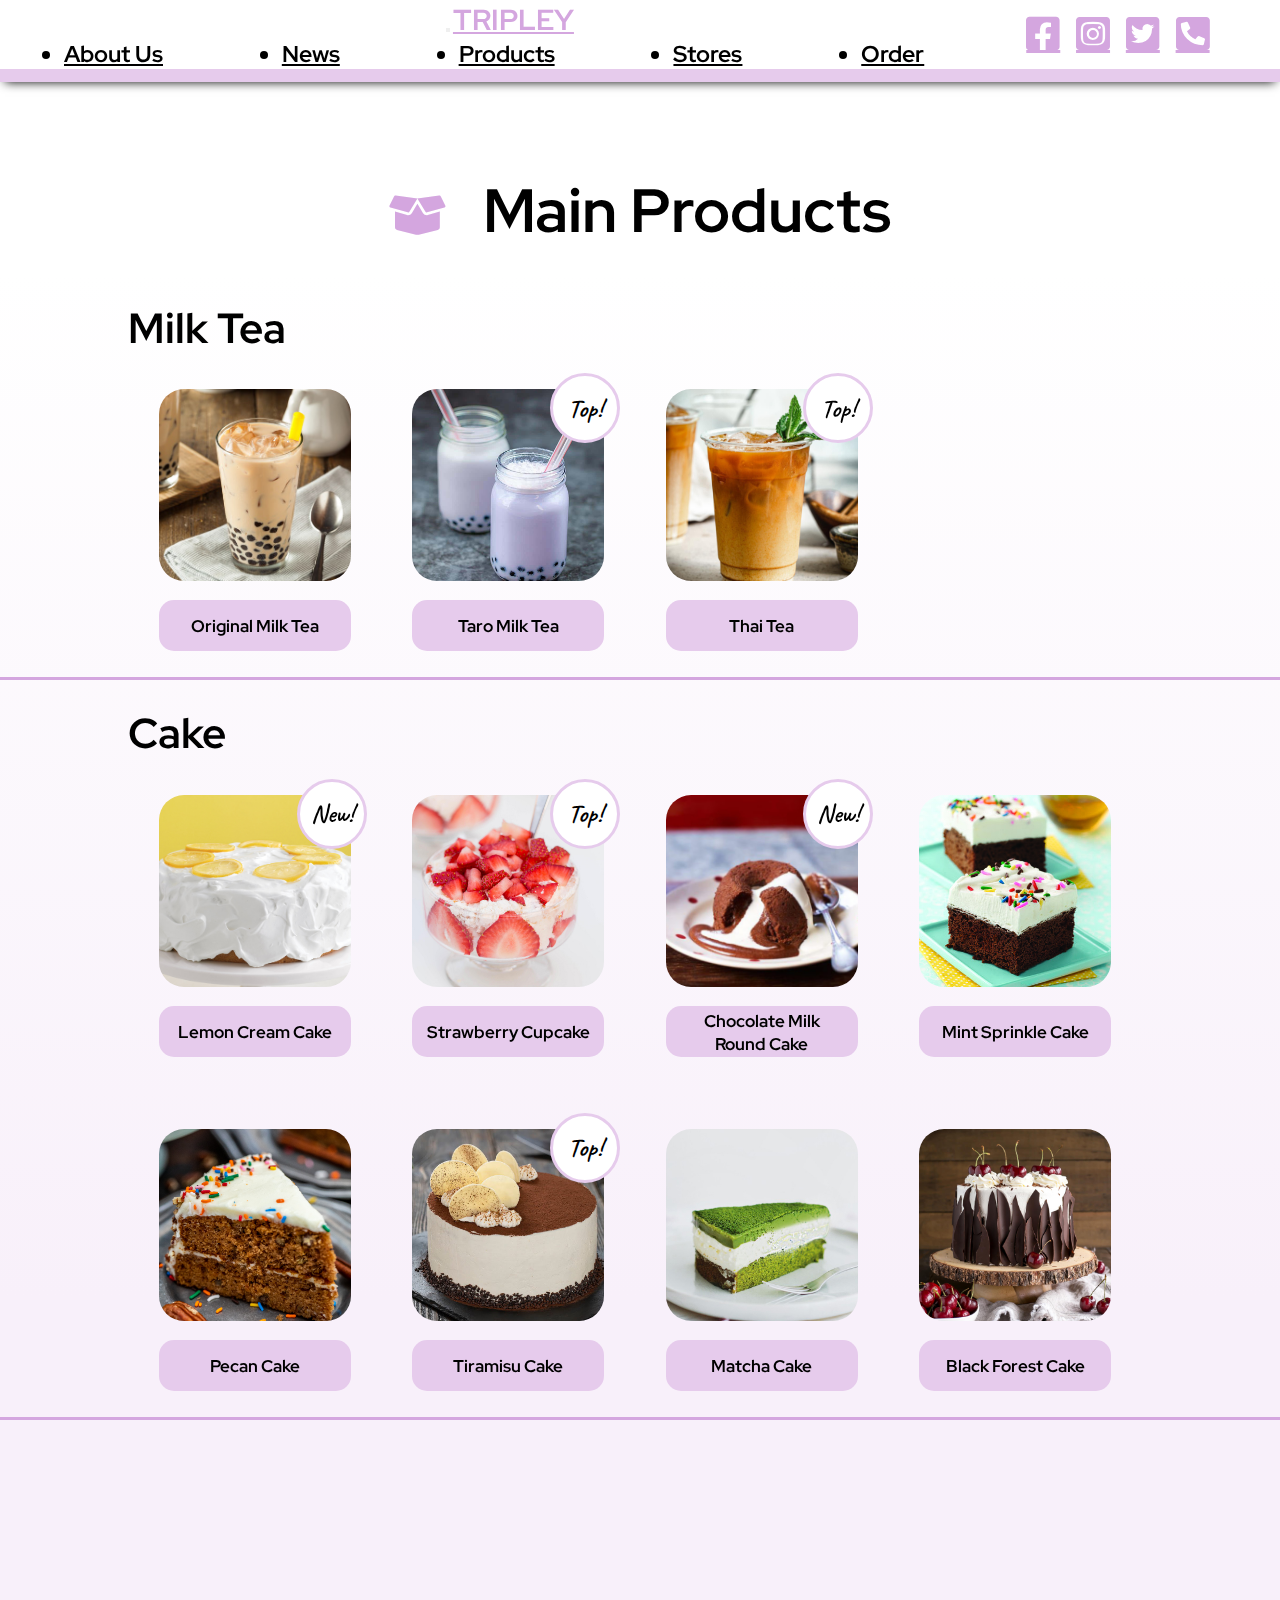
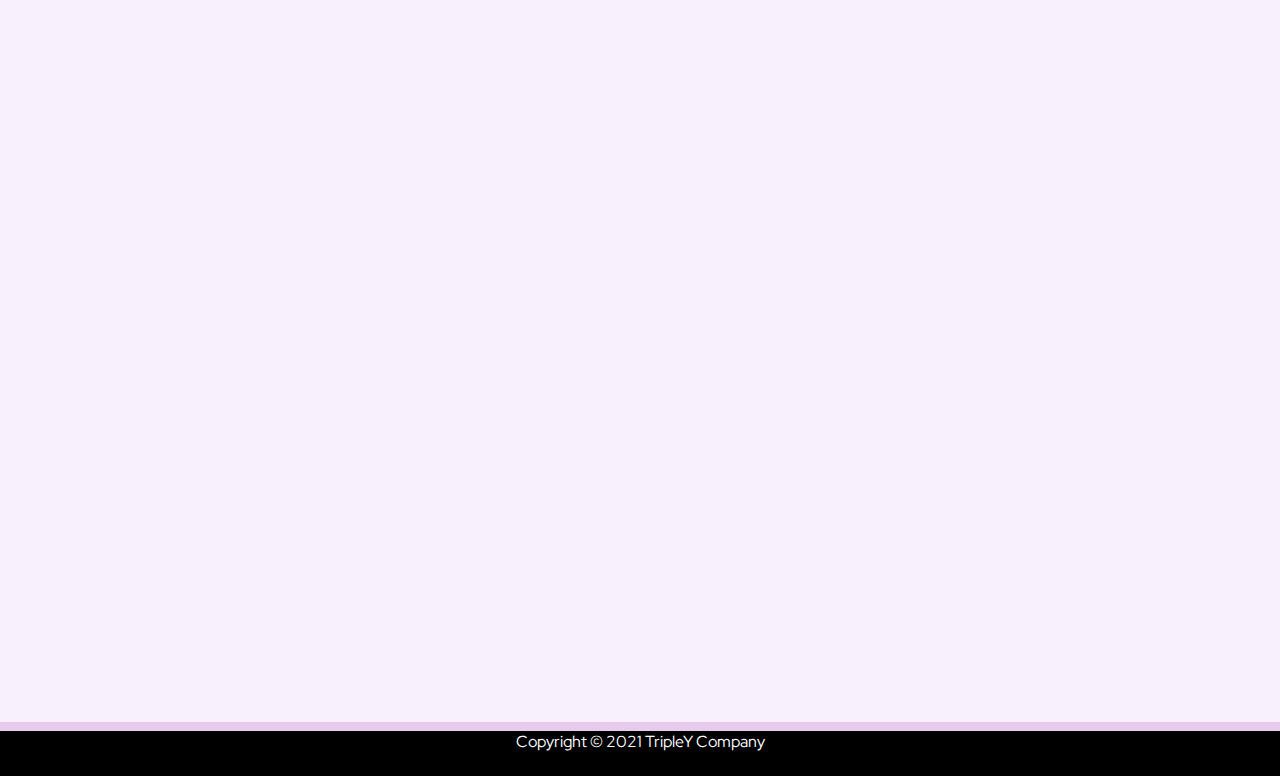
<file: products.html>
<!DOCTYPE html>
<html lang="en">

<head>
    <!-- Required meta tags -->
    <meta charset="utf-8">
    <meta name="viewport" content="width=device-width, initial-scale=1, shrink-to-fit=no">
    <title>Comp-126-Final-Project</title>

    <!-- Link to Bootstrap 4 CSS -->
    <link rel="stylesheet" href="https://stackpath.bootstrapcdn.com/bootstrap/4.1.0/css/bootstrap.min.css"
        integrity="sha384-9gVQ4dYFwwWSjIDZnLEWnxCjeSWFphJiwGPXr1jddIhOegiu1FwO5qRGvFXOdJZ4" crossorigin="anonymous">

    <!-- a Google font -->
    <link rel="preconnect" href="https://fonts.gstatic.com">
    <link
        href="https://fonts.googleapis.com/css2?family=Caveat:wght@400;500;600;700&family=Red+Hat+Display:ital,wght@0,400;0,500;0,700;0,900;1,400;1,500;1,700;1,900&display=swap"
        rel="stylesheet">

    <!-- FontAwesome for search icon -->
    <link rel="stylesheet" href="https://use.fontawesome.com/releases/v5.5.0/css/all.css"
        integrity="sha384-B4dIYHKNBt8Bc12p+WXckhzcICo0wtJAoU8YZTY5qE0Id1GSseTk6S+L3BlXeVIU" crossorigin="anonymous">

    <!-- Add icon library -->
    <link rel="stylesheet" href="https://cdnjs.cloudflare.com/ajax/libs/font-awesome/4.7.0/css/font-awesome.min.css">

    <!-- Link to your custom stylesheet. Any non-Bootstrap styles you create go in this stylesheet. You can create new classes and IDs, or add new rules for classes that already exist in Bootstrap. Any rules you put in your custom stylesheet will override any styling applied to any elements of the same name in Bootstrap, as long as your custom stylesheet link comes AFTER your Bootstrap CSS link, the way it does here. -->
    <link rel="stylesheet" type="text/css" href="products.css">

    <link rel="stylesheet" href="https://cdnjs.cloudflare.com/ajax/libs/font-awesome/5.12.1/css/all.min.css">

    <link rel="preconnect" href="https://fonts.gstatic.com">
    <link href="https://fonts.googleapis.com/css2?family=Yeseva+One&display=swap" rel="stylesheet">


    <!--link to scoll effect-->
    <link href="https://unpkg.com/aos@2.3.1/dist/aos.css" rel="stylesheet">
</head>


<body>


    <header class="flexbox1 sticky">



        <nav class="navbar navbar-expand-md navbar-light">

            <button class="navbar-toggler" type="button" data-toggle="collapse" data-target="#nav-content"
                aria-controls="nav-content" aria-expanded="false" aria-label="Toggle navigation">
                <span class="navbar-toggler-icon"></span>
            </button>

            <a href="index.html" class="logo">TRIPLEY</a>

            <div class="collapse navbar-collapse" id="nav-content">

                <ul class="navbar-nav">


                    <li class="nav-item item">
                        <a class="nav-link underline" href="aboutus.html">About Us</a>
                    </li>
                    <li class="nav-item item">
                        <a class="nav-link underline" href="news.html">News</a>
                    </li>
                    <li class="nav-item item">
                        <a class="nav-link underline" href="products.html">Products</a>
                    </li>
                    <li class="nav-item item">
                        <a class="nav-link underline" href="stores.html">Stores</a>
                    </li>
                    <li class="nav-item item">
                        <a class="nav-link underline" href="order.html">Order</a>
                    </li>
                </ul>

            </div>
        </nav>

        <div class="contact">
            <a href="#" class="fab fa-facebook-square"></a>
            <a href="#" class="fab fa-instagram-square"></a>
            <a href="#" class="fab fa-twitter-square"></a>
            <a href="#" class="fas fa-phone-square-alt"></a>
        </div>

    </header>


    <div class="contain">

        <div class="title">
            <h3 data-aos="fade-up" data-aos-duration="1000"><i class="fas fa-box-open"></i>Main Products</h3>
        </div>

        <div class="main">

            <section data-aos="fade-up" data-aos-duration="1000" class="milktea">
                <h2 >Milk Tea</h2>
                <div class="products">
                    <div class="p">
                        <div class="om indivi"></div>
                        <div class="name">
                            <h3>Original Milk Tea</h3>
                        </div>
                    </div>


                    <div class="p">
                        <div class="tarom indivi">
                            <div class=circle>Top!</div>
                        </div>
                        <div class="name">
                            <h3>Taro Milk Tea</h3>
                        </div>
                    </div>

                    <div class="p">
                        <div class="thaim indivi">
                            <div class=circle>Top!</div>
                        </div>
                        <div class="name">
                            <h3>Thai Tea</h3>
                        </div>
                    </div>

                </div>
            </section>

            <section data-aos="fade-up" data-aos-duration="1000" class="milktea">
                <h2>Cake</h2>
                <div class="products">
                    <div class="p">
                        <div class="lemon indivi">
                            <div class=circle>New!</div>
                        </div>
                        <div class="name">
                            <h3>Lemon Cream Cake</h3>
                        </div>
                    </div>


                    <div class="p">
                        <div class="strawberry indivi">
                            <div class=circle>Top!</div>
                        </div>
                        <div class="name">
                            <h3>Strawberry Cupcake</h3>
                        </div>
                    </div>

                    <div class="p">
                        <div class="choco indivi">
                            <div class=circle>New!</div>
                        </div>
                        <div class="name">
                            <h3>Chocolate Milk <br>Round Cake</h3>
                        </div>
                    </div>


                    <div class="p">
                        <div class="mint indivi"></div>
                        <div class="name">
                            <h3>Mint Sprinkle Cake</h3>
                        </div>
                    </div>

                    <div class="p">
                       <div class="pecan indivi"></div>
                        <div class="name">
                            <h3>Pecan Cake</h3>
                        </div>
                    </div>

                    <div class="p">
                        <div class="tira indivi">
                            <div class=circle>Top!</div>
                        </div>
                        <div class="name">
                            <h3>Tiramisu Cake</h3>
                        </div>
                    </div>

                    <div class="p">
                        <div class="matcha indivi"></div>
                        <div class="name">
                            <h3>Matcha Cake</h3>
                        </div>
                    </div>

                    <div class="p">
                        <div class="forest indivi"></div>
                        <div class="name">
                            <h3>Black Forest Cake</h3>
                        </div>
                    </div>


                </div>
            </section>

            <section data-aos="fade-up" data-aos-duration="1000" class="milktea">
                <h2>Juice</h2>
                <div class="products">
                    <div class="p">
                        <div class="mix indivi">
                            <div class=circle>Top!</div>
                        </div>
                        <div class="name">
                            <h3>Berry Fruit Juice</h3>
                        </div>
                    </div>


                    <div class="p">
                        <div class="lmlm indivi"></div>
                        <div class="name">
                            <h3>Lemon Mint Juice</h3>
                        </div>
                    </div>

                    <div class="p">
                        <div class="carrot indivi"></div>
                        <div class="name">
                            <h3>Carrot Juice</h3>
                        </div>
                    </div>


                </div>
            </section>

            <section data-aos="fade-up" data-aos-duration="1000" class="milktea">
                <h2>Others</h2>
                <div class="products">
                    <div class="p">
                        <div class="cube indivi">
                            <div class=circle>New!</div>
                        </div>
                        <div class="name">
                            <h3>Strawberry Milk Cube</h3>
                        </div>
                    </div>


                    <div class="p">
                        <div class="mango indivi">
                           
                        </div>
                        <div class="name">
                            <h3>Mango & Rice Ball</h3>
                        </div>
                    </div>

                    <div class="p">
                        <div class="macaron indivi">
                        </div>
                        <div class="name">
                            <h3>Flavoured Macaron</h3>
                        </div>
                    </div>

                    <div class="p">
                        <div class="vanilla indivi">
                        </div>
                        <div class="name">
                            <h3>Vanilla Pudding</h3>
                        </div>
                    </div>
                
                </div>
            </section>

        </div>


        <footer>
            <p>Copyright &copy; 2021 TripleY Company</p>

        </footer>

    </div>



    <!-- ADD ALL YOUR CONTENT HERE, ABOVE THE <script> ELEMENTS BELOW. Don't forget to wrap everything in a .container or .container-fluid! After that: rows, columns, and content.  -->

    <!-- NECESSARY <script> LINKS. The three <script> links below add jQuery, popper.js, and Bootstrap 4 JavaScript. These are libraries of scripts that are necessary to make Bootstrap's interactive and animated components work (e.g., dropdown menus, buttons, alerts, carousels, collapsing navbars and content areas, modals, popups, tooltips, etc). These three <script> links MUST appear in THIS ORDER; this is because both popper.js and the Bootstrap scripts rely on jQuery to work, so jQuery must load into your page first. We add these links at the bottom of the <body> element instead of in the <head> element so the scripts won't be loaded into your site until they're needed, which helps with your site's speed and functionality. -->

    <!-- jQuery--this must come first! -->
    <script src="https://code.jquery.com/jquery-3.3.1.slim.min.js"
        integrity="sha384-q8i/X+965DzO0rT7abK41JStQIAqVgRVzpbzo5smXKp4YfRvH+8abtTE1Pi6jizo"
        crossorigin="anonymous"></script>

    <!-- popper.js--a library of drop-down and pop-up JavaScript scripts -->
    <script src="https://cdnjs.cloudflare.com/ajax/libs/popper.js/1.14.0/umd/popper.min.js"
        integrity="sha384-cs/chFZiN24E4KMATLdqdvsezGxaGsi4hLGOzlXwp5UZB1LY//20VyM2taTB4QvJ"
        crossorigin="anonymous"></script>

    <!-- unique Bootstrap 4 JavaScript scripts -->
    <script src="https://stackpath.bootstrapcdn.com/bootstrap/4.1.0/js/bootstrap.min.js"
        integrity="sha384-uefMccjFJAIv6A+rW+L4AHf99KvxDjWSu1z9VI8SKNVmz4sk7buKt/6v9KI65qnm"
        crossorigin="anonymous"></script>

<!--scroll effect-->
<script src="https://unpkg.com/aos@2.3.1/dist/aos.js"></script>

<script>
    AOS.init();
</script>



</body>

</html>
</file>
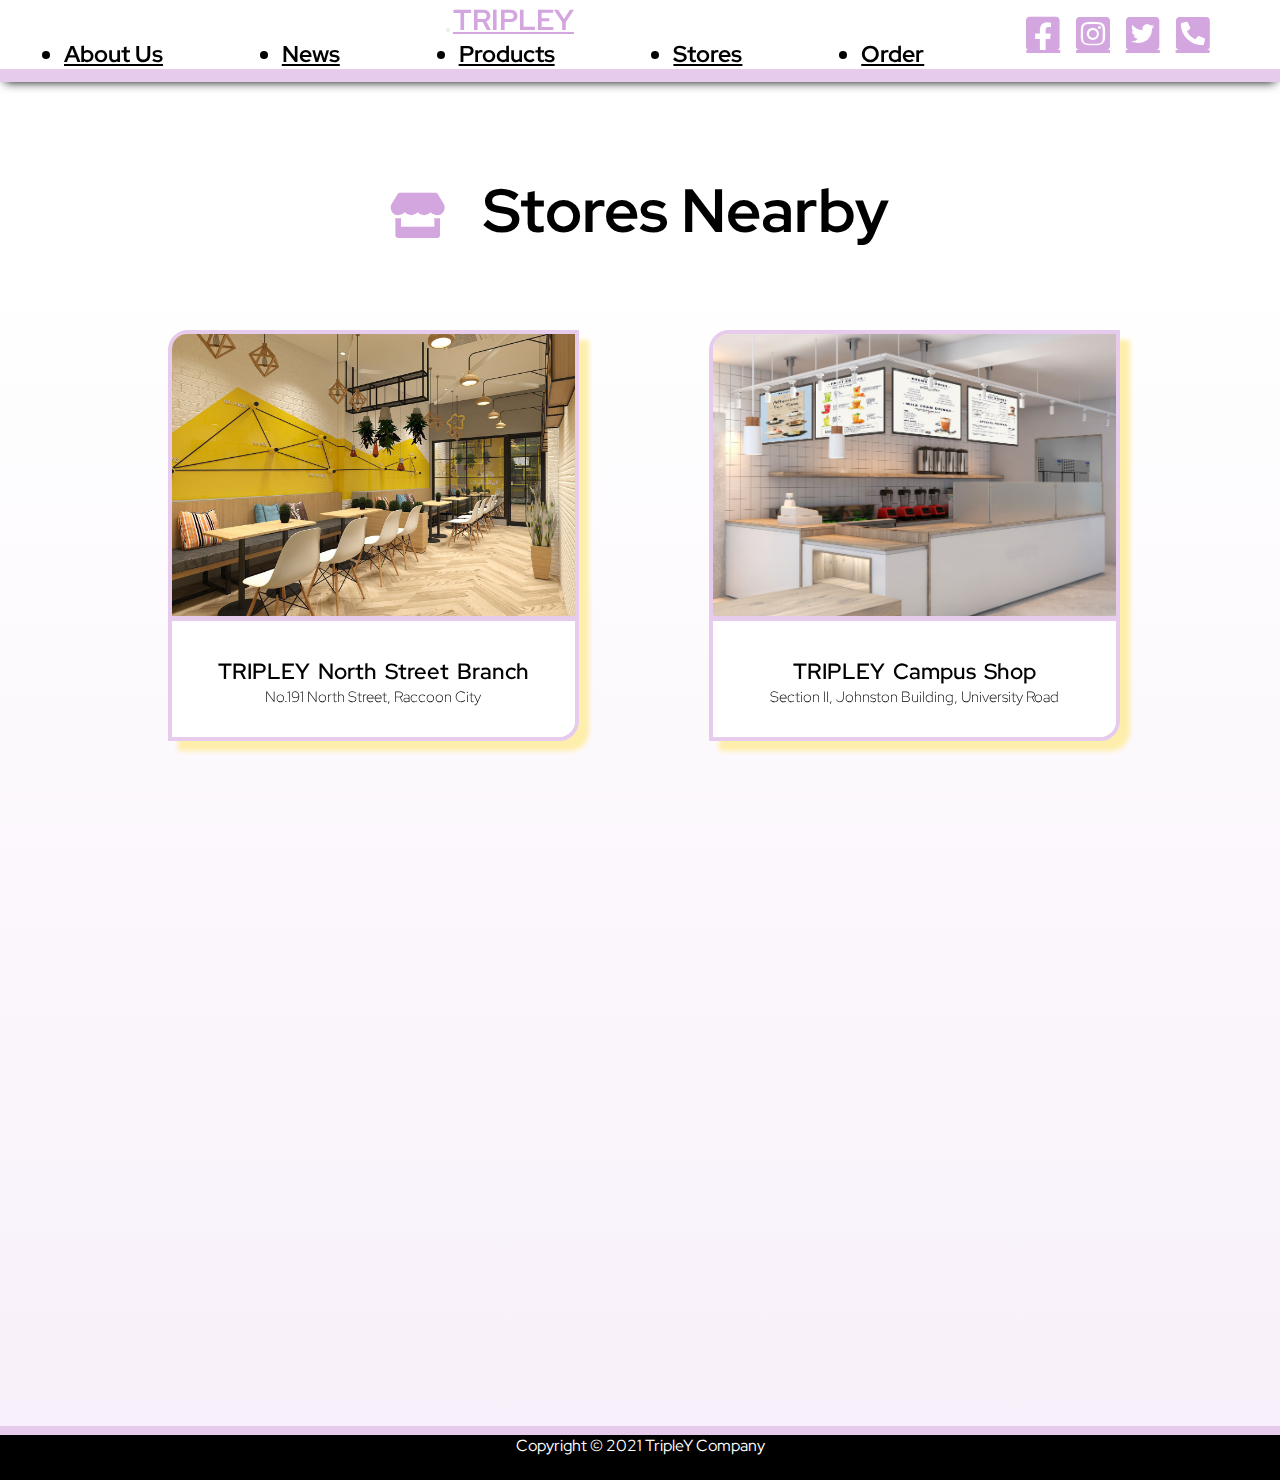
<file: stores.html>
<!DOCTYPE html>
<html lang="en">

<head>
    <!-- Required meta tags -->
    <meta charset="utf-8">
    <meta name="viewport" content="width=device-width, initial-scale=1, shrink-to-fit=no">
    <title>Comp-126-Final-Project</title>

    <!-- Link to Bootstrap 4 CSS -->
    <link rel="stylesheet" href="https://stackpath.bootstrapcdn.com/bootstrap/4.1.0/css/bootstrap.min.css"
        integrity="sha384-9gVQ4dYFwwWSjIDZnLEWnxCjeSWFphJiwGPXr1jddIhOegiu1FwO5qRGvFXOdJZ4" crossorigin="anonymous">

    <!-- a Google font -->
    <link rel="preconnect" href="https://fonts.gstatic.com">
    <link
        href="https://fonts.googleapis.com/css2?family=Caveat:wght@400;500;600;700&family=Red+Hat+Display:ital,wght@0,400;0,500;0,700;0,900;1,400;1,500;1,700;1,900&display=swap"
        rel="stylesheet">

    <!-- FontAwesome for search icon -->
    <link rel="stylesheet" href="https://use.fontawesome.com/releases/v5.5.0/css/all.css"
        integrity="sha384-B4dIYHKNBt8Bc12p+WXckhzcICo0wtJAoU8YZTY5qE0Id1GSseTk6S+L3BlXeVIU" crossorigin="anonymous">

    <!-- Add icon library -->
    <link rel="stylesheet" href="https://cdnjs.cloudflare.com/ajax/libs/font-awesome/4.7.0/css/font-awesome.min.css">

    <!-- Link to your custom stylesheet. Any non-Bootstrap styles you create go in this stylesheet. You can create new classes and IDs, or add new rules for classes that already exist in Bootstrap. Any rules you put in your custom stylesheet will override any styling applied to any elements of the same name in Bootstrap, as long as your custom stylesheet link comes AFTER your Bootstrap CSS link, the way it does here. -->
    <link rel="stylesheet" type="text/css" href="stores.css">

    <link rel="stylesheet" href="https://cdnjs.cloudflare.com/ajax/libs/font-awesome/5.12.1/css/all.min.css">

    <link rel="preconnect" href="https://fonts.gstatic.com">
    <link href="https://fonts.googleapis.com/css2?family=Yeseva+One&display=swap" rel="stylesheet">


    <!--link to scoll effect-->
    <link href="https://unpkg.com/aos@2.3.1/dist/aos.css" rel="stylesheet">
</head>


<body>


    <header class="flexbox1 sticky">



        <nav class="navbar navbar-expand-md navbar-light">

            <button class="navbar-toggler" type="button" data-toggle="collapse" data-target="#nav-content"
                aria-controls="nav-content" aria-expanded="false" aria-label="Toggle navigation">
                <span class="navbar-toggler-icon"></span>
            </button>

            <a href="index.html" class="logo">TRIPLEY</a>

            <div class="collapse navbar-collapse" id="nav-content">

                <ul class="navbar-nav">


                    <li class="nav-item item">
                        <a class="nav-link underline" href="aboutus.html">About Us</a>
                    </li>
                    <li class="nav-item item">
                        <a class="nav-link underline" href="news.html">News</a>
                    </li>
                    <li class="nav-item item">
                        <a class="nav-link underline" href="products.html">Products</a>
                    </li>
                    <li class="nav-item item">
                        <a class="nav-link underline" href="stores.html">Stores</a>
                    </li>
                    <li class="nav-item item">
                        <a class="nav-link underline" href="order.html">Order</a>
                    </li>
                </ul>

            </div>
        </nav>

        <div class="contact">
            <a href="#" class="fab fa-facebook-square"></a>
            <a href="#" class="fab fa-instagram-square"></a>
            <a href="#" class="fab fa-twitter-square"></a>
            <a href="#" class="fas fa-phone-square-alt"></a>
        </div>

    </header>




    <div class="contain">

        <div class="title">
            <h3 data-aos="fade-up" data-aos-duration="1000"> <i class="fas fa-store"></i>Stores Nearby</h3>
        </div>

        <div class="main">

            <section data-aos="fade-up" data-aos-duration="1000" class="flip">
                <div class="inner">
                    <div class="front">
                        <div class="storepic1"></div>
                        <div class="des">

                            <h3>TRIPLEY North Street Branch</h3>
                            <p>No.191 North Street, Raccoon City</p>
                        </div>
                    </div>
                    <div class="back">
                        <div class="backbg">
                            <h2>Shop Info</h2>
                            <hr>
                            <p>Telephone</p>
                            <p>93-7263-9150 | 93-1726-0951</p>
                            <p>Business Hours</p>
                            <p>9:30AM-4:00PM Mon and Fri</p>
                            <p>8:30AM-9:30PM Otherwise</p>
                            <p>Half Price for 2nd Cup on Tuesday</p>
                        </div>
                    </div>
                </div>
            </section>

            <section data-aos="fade-up" data-aos-duration="1000" class="flip">
                <div class="inner">
                    <div class="front">
                        <div class="storepic2"></div>
                        <div class="des">

                            <h3>TRIPLEY Campus Shop</h3>
                            <p>Section II, Johnston Building, University Road</p>
                        </div>
                    </div>
                    <div class="back">
                        <div class="backbg">
                            <h2>Shop Info</h2>
                            <hr>
                            <p>Telephone</p>
                            <p>30-7162-1926 | 30-1938-8751</p>
                            <p>Business Hours</p>
                            <p>9:30AM-7:00PM Monday</p>
                            <p>8:30AM-9:30PM Tue-Sun</p>
                            <p>5% Off for Student Card Holders</p>
                        </div>
                    </div>
                </div>
            </section>

            <section data-aos="fade-up" data-aos-duration="1000" class="flip">
                <div class="inner">
                    <div class="front">
                        <div class="storepic3"></div>
                        <div class="des">
                            <h3>TRIPLEY Western Mall Branch</h3>
                            <p>2nd Floor, Western Mall, South Downtown Road</p>
                        </div>
                    </div>
                    <div class="back">
                        <div class="backbg">
                            <h2>Shop Info</h2>
                            <hr>
                            <p>Telephone</p>
                            <p>91-8231-0786 | 91-7542-0913</p>
                            <p>Business Hours</p>
                            <p>9:30AM-7:00PM Mon-Fri</p>
                            <p>8:30AM-9:30PM Weekends</p>
                            <p>Mall Parking Voucher for TripleY Customers</p>
                        </div>
                    </div>
                </div>
            </section>

            <section data-aos="fade-up" data-aos-duration="1000" class="flip">
                <div class="inner">
                    <div class="front">
                        <div class="storepic4"></div>
                        <div class="des">

                            <h3>TRIPLEY Neighborhood Cafeteria</h3>
                            <p>Tourist Hub, East Terrace Valley Park</p>
                        </div>
                    </div>
                    <div class="back">
                        <div class="backbg">
                            <h2>Shop Info</h2>
                            <hr>
                            <p>Telephone</p>
                            <p>91-7263-0821 | 91-1238-1826</p>
                            <p>Business Hours</p>
                            <p>9:30AM-7:00PM Monday</p>
                            <p>8:30AM-9:30PM Tue-Sun</p>
                            <p>Free Parking All Day</p>
                        </div>
                    </div>
                </div>
            </section>

        </div>


        <footer>
            <p>Copyright &copy; 2021 TripleY Company</p>

        </footer>

    </div>


    <!-- ADD ALL YOUR CONTENT HERE, ABOVE THE <script> ELEMENTS BELOW. Don't forget to wrap everything in a .container or .container-fluid! After that: rows, columns, and content.  -->

    <!-- NECESSARY <script> LINKS. The three <script> links below add jQuery, popper.js, and Bootstrap 4 JavaScript. These are libraries of scripts that are necessary to make Bootstrap's interactive and animated components work (e.g., dropdown menus, buttons, alerts, carousels, collapsing navbars and content areas, modals, popups, tooltips, etc). These three <script> links MUST appear in THIS ORDER; this is because both popper.js and the Bootstrap scripts rely on jQuery to work, so jQuery must load into your page first. We add these links at the bottom of the <body> element instead of in the <head> element so the scripts won't be loaded into your site until they're needed, which helps with your site's speed and functionality. -->

    <!-- jQuery--this must come first! -->
    <script src="https://code.jquery.com/jquery-3.3.1.slim.min.js"
        integrity="sha384-q8i/X+965DzO0rT7abK41JStQIAqVgRVzpbzo5smXKp4YfRvH+8abtTE1Pi6jizo"
        crossorigin="anonymous"></script>

    <!-- popper.js--a library of drop-down and pop-up JavaScript scripts -->
    <script src="https://cdnjs.cloudflare.com/ajax/libs/popper.js/1.14.0/umd/popper.min.js"
        integrity="sha384-cs/chFZiN24E4KMATLdqdvsezGxaGsi4hLGOzlXwp5UZB1LY//20VyM2taTB4QvJ"
        crossorigin="anonymous"></script>

    <!-- unique Bootstrap 4 JavaScript scripts -->
    <script src="https://stackpath.bootstrapcdn.com/bootstrap/4.1.0/js/bootstrap.min.js"
        integrity="sha384-uefMccjFJAIv6A+rW+L4AHf99KvxDjWSu1z9VI8SKNVmz4sk7buKt/6v9KI65qnm"
        crossorigin="anonymous"></script>

    <!--scroll effect-->
    <script src="https://unpkg.com/aos@2.3.1/dist/aos.js"></script>

    <script>
        AOS.init();
    </script>


</body>

</html>
</file>
<file: index.css>
* {
    box-sizing: inherit;
    margin: 0;
    padding: 0;
    text-align: center;
    font-family: 'Caveat', cursive;
    font-family: 'Red Hat Display', sans-serif;
}


.contain {
    display: grid;
    grid-template-columns: 1fr 1fr;
    grid-template-rows: 1fr 12vh 55vw 3vw 40vw 44vw 6vh;
}

main {
    grid-column: 1/3;
    grid-row: 1/2;
}

header {
    grid-column: 1/3;
    grid-row: 2/3;
    z-index: 100;
    background-color: white;
    border-bottom: 1.5vh solid #e6cbec;
    font-family: 'Red Hat Display', sans-serif;
    box-shadow: 0 5px 10px -5px #000000;
}

.firstsec {
    grid-column: 1/3;
    grid-row: 3/4;
    background-image: linear-gradient(to right, #f8f0fa, white, white);
    text-align: left;
}

.sig {
    grid-column: 1/3;
    grid-row: 4/5;
    background-image: linear-gradient(to right, #f8f0fa, white, white);
    z-index: 9;
}

.secondsec1 {
    grid-column: 1/2;
    grid-row: 5/6;
    position: relative;
    font-family: 'Caveat', cursive;
    background-image: linear-gradient(to right, #f8f0fa, white);
}

.secondsec2 {
    grid-column: 2/3;
    grid-row: 5/6;
    position: relative;
    background-color: rgba(255, 255, 255, 0);
}

.contactus {
    grid-column: 1/3;
    grid-row: 6/7;
    position: relative;
    padding-top: 5vw;
    font-family: 'Caveat', cursive;
    background-image: linear-gradient(to right, #f8f0fa, white, white);
}

footer {
    grid-column: 1/3;
    grid-row: 7/8;
    background-color: black;
    border-top: solid #e6cbec 1vh;
}

/*main*/
main img {
    width: 100% !important;
    max-height: 87.5vh !important;
    object-fit: contain;
}

.container-fluid {
    padding: 0;
}

.one {
    background-image: linear-gradient(to right, #e2c6c6a6, #aad6e7a6);
}

.two {
    background-image: linear-gradient(#f6ba4cbf, #afb8c7bf);
}

.three {
    background-image: linear-gradient(to right, #b0d9e0a6, white, #b0d9e0a6);
}

.four {
    background-image: linear-gradient(#f0b5cbb3, #cfd7fcb3);
}

.spacefilter {
    height: 0.5vh;
    background-color: white;
}

/*header*/
.flexbox1 {
    display: flex;
    padding: 0 5vw !important;
    align-items: center;
    justify-content: space-between;
    flex-direction: row;
    flex-wrap: nowrap;
}

.logo {
    font-size: 2.3vw;
    margin-right: 5vw;
    color: #d4a6df;
    font-weight: bold;
}

.logo:hover {
    text-decoration: none;
    color: #d4a6df;
    opacity: 0.5;
}


.item {
    font-size: 1.8vw;
    font-weight: bold;
    color: black !important;
}

.navbar {
    width: 100%;
}

.navbar-nav {
    display: flex;
    width: 90%;
    align-items: center;
    justify-content: space-between;
    flex-direction: row;
    flex-wrap: nowrap;
}


.underline {
    color: black !important;
}

.item a:hover {
    text-decoration: underline wavy #ddb9e6 0.35vw !important;
    text-underline-offset: 0.2em;
    color: #d4a6df !important;
}

.contact {
    white-space: nowrap;
}

.contact a {
    color: #d4a6df;
    font-size: 3vw;
    margin: 0.5vw;
}

.contact a:hover {
    text-decoration: none;
    opacity: 0.5;

}

.sticky {
    position: sticky;
    top: 0px;
    margin: 0;
    padding: 0;
}

/*firstsec*/
.wnew {
    margin: 15vh 0 7.5vh 0;
    position: relative;
}

.wnew h3 {
    font-family: "Caveat";
    font-size: 3.5vw;
}

.leftsq {
    height: 3vw;
    width: 3vw;
    background-color: #e6cbec;
    position: absolute;
    top: 50%;
    left: 35%;
    transform: translate(-50%, -50%);
    border-radius: 50%;
    box-shadow: 6px 6px #feeeab;
}

.rightsq {
    height: 3vw;
    width: 3vw;
    background-color: #e6cbec;
    position: absolute;
    top: 50%;
    left: 65%;
    transform: translate(-50%, -50%);
    border-radius: 50%;
    box-shadow: 6px 6px #feeeab;
}

.threecards {
    display: flex;
    align-items: center;
    justify-content: space-evenly;
    flex-direction: row;
    flex-wrap: wrap;
    padding: 0 5%;
}

.newproduct {
    background-color: white;
    height: 30vw;
    width: 18vw;
    border-top-left-radius: 20px;
    border-bottom-right-radius: 20px;
    position: relative;
    box-shadow: 10px 10px 5px #feeeab;
    border: #e6cbec 5px solid;
}


.learn a{
    white-space: nowrap;
    background-color: white;
    padding: 2% 8%;
    border: 3px solid #e6cbec;
    border-radius: 8px;
    position: absolute;
    top: 88%;
    left: 50%;
    transform: translate(-50%, -50%);
    font-size: 1.3vw;
    color:black ;
    text-decoration: none;
}

.learn a:hover {
    background-color: #e6cbec;
    cursor: pointer;
    color:black;
    text-decoration: none;
}

.date {
    position: absolute;
    top: 50%;
    left: 0;
    transform: translate(-50%, -50%);
    height: 8vw;
    width: 8vw;
    background-color: white;
    border-radius: 50%;
    border: 5px #e6cbec solid;
    box-shadow: 6px 6px 5px #feeeab;
}

.date p {
    font-size: 1.5vw;
    position: absolute;
    top: 50%;
    left: 50%;
    transform: translate(-50%, -50%);
}

.newdes h3 {
    margin-top: 4.3vw;
    font-size: 1.7vw;
    padding:0 2.5vw;
}

.newpic1 {
    height: 50%;
    border-top-left-radius: 15px;
    border-bottom: #e6cbec 5px solid;
    background-image: url(index/new/new1.jpg);
    background-size: cover;
}

.newpic2 {
    height: 50%;
    border-top-left-radius: 15px;
    border-bottom: #e6cbec 5px solid;
    background-image: url(index/new/new2.jpg);
    background-size: cover;
}

.newpic3 {
    height: 50%;
    border-top-left-radius: 15px;
    border-bottom: #e6cbec 5px solid;
    background-image: url(index/new/new3.jpg);
    background-size: cover;
}

.newdes {
    padding: 0 3%;
}

/*sig*/

.signature {
    position: relative;
}

.sig h3 {
    font-family: "Caveat";
    font-size: 3.5vw;
}

/*secondsec 1 */

.pos {
    position: absolute;
    bottom: 70%;
    left: 50%;
    transform: translate(-50%, 70%);
    width: 70%;
}

.sell {
    font-family: 'Caveat', cursive;
    font-size: 3vw;
    margin-bottom: 1vw;
}

.menu {

    margin-top: 8.5vh;
    margin-left: 25%;
    margin-bottom: 0;
    width: 50%;
    border-bottom: 2px solid #e6cbec;
}

.menu h1 {
    font-size: 3vw;
}

.menu h4 {
    font-size: 1.5vw;
}

.top {
    display: flex;
    align-items: center;
    justify-content: space-between;
    flex-direction: row;
    flex-wrap: wrap;
    margin-top: 3vh;

}

.c {
    display: inline-block;
    height: 3vh;
    width: 3vh;
    margin-right: 1.5vw;
    border-radius: 50%;
    background-color: #fddf5f;
}

.b {
    text-align: left;
    font-size: 1.5vw;
}

.drink h3 {
    font-size: 2vw;
}

.dessert h3 {
    font-size: 2vw;
}

/*secondsec 2*/
.square {

    height: 30vw;
    width: 30vw;
    max-height: 80vh;

    position: absolute;
    top: 53%;
    left: 45%;
    transform: translate(-50%, -50%);
}

.square p {
    color: rgba(255, 255, 255, 0);
    font-size: 2vw;
    font-weight: bold;
    height: 100%;
    width: 100%;
    padding-top: 30% ;
}

.grid {
    display: grid;
    grid-template-columns: 1fr 1fr;
    grid-template-rows: 1fr 1fr;
}

.in1 {
    border-right: 1vw rgb(255, 255, 255) solid;
    border-bottom: 1vw rgb(255, 255, 255) solid;
    background-image: url(index/new/classic1.jpg);
    background-size: cover;
    cursor: pointer;
}

.in:hover p {
    color: black;
    background-color: rgba(255, 255, 255, 0.6);
}


.in2 {
    border-left: 1vw rgb(255, 255, 255) solid;
    border-bottom: 1vw rgb(255, 255, 255) solid;
    background-image: url(index/new/classic2.jpg);
    background-size: cover;

    cursor: pointer;
}




.in3 {
    border-right: 1vw white solid;
    border-top: 1vw white solid;
    background-image: url(index/new/classic3.jpg);
    background-size: cover;

    cursor: pointer;
}


.in4 {
    border-left: 1vw white solid;
    border-top: 1vw white solid;
    background-image: url(index/new/classic4.jpg);
    background-size: cover;


    cursor: pointer;
}



.circle {
    position: absolute;
    top: 50%;
    left: 45%;
    transform: translate(-50%, -50%);
    height: 10vw;
    width: 10vw;
    background-color: white;
    border-radius: 50%;

}

.circle p {
    position: absolute;
    top: 50%;
    left: 50%;
    transform: translate(-50%, -50%);
    font-size: 1.5vw;
}

/*contact*/
.form {
    margin: 2.5vw 15% 2.5vw 15%;
    border-radius: 10px;
    padding: 2vw 25px 3.5vw 25px;
    background-color: #e6cbec;
}

.form h3 {
    font-size: 2vw;
}

.us {
    font-family: 'Caveat', cursive;
    font-size: 3.5vw;
}

.halfleft {
    width: 50%;
}

.halfright {
    width: 50%;
}

.form button {
    width: 90%;
    height: 3.5vw;
    border-style: none;
    border-radius: 6px;
    margin: 1vw 0 0 0;
    background-color: white;
}

.form button:hover {
    background-color: #feeeab;
}

.wraper {
    display: flex;
    align-items: center;
    justify-content: space-around;
    flex-direction: row;
    flex-wrap: wrap;
    margin-top: 2vw;
}


.halfleft input {
    height: 3.5vw;
    width: 80%;
    margin: 0.5vw;
    border-radius: 10px;
    background-color: white;
    border: 3px solid #e6cbec;
}

.halfleft input:hover {
    border: #feeeab 3px solid;
}

textarea {
    height: 13.5vw;
    border-radius: 10px;
    width: 80%;
    margin-top: 1vh;
    text-align: center;
    border: 3px solid #e6cbec;
}

textarea:hover {
    border: 3px solid #feeeab;
}

/*footer*/


footer p {
    color: white;
}



@media screen and (max-width: 1024px) {


    .contain {
        display: grid;
        grid-template-columns: 1fr 1fr;
        grid-template-rows: 1fr 10vh 103vw 3vw 48vw 47vw 6vh;
    }

    .logo {
        font-size: 2.5vw;
        color: #d4a6df;
        font-weight: bold;
    }

    .item {
        font-size: 2vw;
        font-weight: bold;
        color: black;
    }

    .contact a {
        color: #d4a6df;
        font-size: 3.3vw;
        margin: 0.5vw;
    }

    .wnew {
        margin: 10vh 0 3vh 0;
        position: relative;
    }

    .form {
        margin: 4vw 15% 2.5vw 15%;
        border-radius: 10px;
        padding: 2vw 25px;
        background-color: #e6cbec;
    }

    .leftsq {
        height: 3vw;
        width: 3vw;
        background-color: #e6cbec;
        position: absolute;
        top: 50%;
        left: 35%;
        transform: translate(-50%, -50%);
        border-radius: 50%;
        box-shadow: 4.5px 4.5px #feeeab;
    }

    .rightsq {
        height: 3vw;
        width: 3vw;
        background-color: #e6cbec;
        position: absolute;
        top: 50%;
        left: 65%;
        transform: translate(-50%, -50%);
        border-radius: 50%;
        box-shadow: 4.5px 4.5px #feeeab;
    }


    .threecards {
        padding: 0 10%;
    }

    .newproduct {
        margin: 3vw 8vw;
        height: 35vw;
        width: 21vw;
        border-top-left-radius: 20px;
        border-bottom-right-radius: 20px;
        position: relative;
        box-shadow: 5px 5px 3px #feeeab;
        border: #e6cbec 3px solid;
    }

    .date {
        position: absolute;
        top: 50%;
        left: 0;
        transform: translate(-50%, -50%);
        height: 10vw;
        width: 10vw;
        background-color: white;
        border-radius: 50%;
        border: 3px #e6cbec solid;
        box-shadow: 5px 5px 2px #feeeab;
    }

    .date p {
        font-size: 1.8vw;
    }

    .newdes h3 {
        margin-top: 5.5vw;
        font-size: 2vw;
        padding:0 2.3vw;
    }

    .newpic1 {
        height: 50%;
        border-top-left-radius: 15px;
        border-bottom: #e6cbec 3px solid;

    }

    .newpic2 {
        height: 50%;
        border-top-left-radius: 15px;
        border-bottom: #e6cbec 3px solid;

    }

    .newpic3 {
        height: 50%;
        border-top-left-radius: 15px;
        border-bottom: #e6cbec 3px solid;

    }

    .square {

        height: 33vw;
        width: 33vw;
    }

    .top {
        margin-top: 2vh;
    }

    .menu {
        margin-bottom: 0;
        margin-top: 7.5vw;
    }

    .dessert {
        line-height: 2vw;
    }

    .drink {
        line-height: 2vw;
    }
}

@media screen and (max-width: 768px) {


    .contain {
        display: grid;
        grid-template-columns: 1fr;
        grid-template-rows: 1fr auto 238vw 4vw 75vw 70vw 70vw 6vh;
    }

    main {
        grid-column: 1/2;
        grid-row: 1/2;
    }

    header {
        grid-column: 1/2;
        grid-row: 2/3;
        z-index: 10;
        border-bottom: 1.5vh solid #e6cbec;
        font-family: 'Red Hat Display', sans-serif;
    }

    .firstsec {
        grid-column: 1/2;
        grid-row: 3/4;
        background-image: linear-gradient(white, #f8f0fa);
        text-align: left;
    }

    .sig {
        grid-column: 1/2;
        grid-row: 4/5;
        background-image: linear-gradient(#f8f0fa, #f8f0fa);
    }


    .secondsec1 {
        grid-column: 1/2;
        grid-row: 5/6;
        position: relative;
        font-family: 'Caveat', cursive;
        background-image: linear-gradient(#f8f0fa, white);
    }

    .secondsec2 {
        grid-column: 1/2;
        grid-row: 6/7;
        position: relative;
        background-image: rgba(255, 255, 255, 0);
    }

    .contactus {
        grid-column: 1/2;
        grid-row: 7/8;
        background-color: white;
        position: relative;
        padding-top: 5vw;
        font-family: 'Caveat', cursive;
        background-image: linear-gradient(white, #f8f0fa);
    }

    footer {
        grid-column: 1/2;
        grid-row: 8/9;
        background-color: black;
        border-top: solid #e6cbec 1vh;
    }

    .newproduct {
        margin: 3vw 8vw;
        height: 60vw;
        width: 36vw;
        box-shadow: 3px 3px 1px #feeeab;

    }

    .wnew h3 {
        font-size: 7.5vw;
    }

    .leftsq {
        height: 5vw;
        width: 5vw;
        position: absolute;
        top: 50%;
        left: 25%;
        transform: translate(-50%, -50%);
        border-radius: 50%;
        box-shadow: 3px 3px #feeeab;
    }

    .rightsq {
        height: 5vw;
        width: 5vw;
        position: absolute;
        top: 50%;
        left: 75%;
        transform: translate(-50%, -50%);
        border-radius: 50%;
        box-shadow: 3px 3px #feeeab;
    }

    .date {
        border: 3px #e6cbec solid;
        box-shadow: 3px 3px 2px #feeeab;
        height: 15vw;
        width: 15vw;
    }

    .date p {
        font-size: 2.5vw;
    }

    .sig h3 {
        font-family: "Caveat";
        font-size: 7.5vw;
    }

    .top {
        display: flex;
        align-items: center;
        justify-content: space-around;
        flex-direction: row;
        flex-wrap: wrap;
        margin-top: 3vh;

    }

    .learn a{

        font-size: 2.5vw;
    }

  

    .menu h1 {
        font-size: 5vw;
    }

    .menu h4 {
        font-size: 3vw;
    }

    .b {

        font-size: 3vw;
    }

    .drink h3 {
        font-size: 4vw;
    }

    .dessert h3 {
        font-size: 4vw;
    }

    .sell {
        font-size: 5vw;

    }

    .dessert {
        line-height: 4vw;
    }

    .drink {
        line-height: 4vw;
    }

    .square {

        height: 55vw;
        width: 55vw;
        position: absolute;
        top: 50%;
        left: 50%;
        transform: translate(-50%, -50%);
    }

    .form {
        margin: 5vw 15% 2.5vw 15%;
        border-radius: 10px;
        padding: 3vw 25px 5vw 25px;
        background-color: #e6cbec;
    }

    .form h3 {
        font-size: 3vw;
    }

    .us {
        font-family: 'Caveat', cursive;
        font-size: 7.5vw;
    }



    .halfleft input {
        height: 5vw;
        width: 80%;
        margin: 0.5vw;

    }

    .halfleft input:hover {
        border: #feeeab 3px solid;
    }

    textarea {
        height: 19vw;
    }


    .form button {
        width: 90%;
        height: 5vw;
        border-style: none;
        border-radius: 6px;
        margin: 0.5vw 0 0 0;
        background-color: white;
    }

    .wraper {
        display: flex;
        align-items: center;
        justify-content: space-around;
        flex-direction: row;
        flex-wrap: wrap;
        margin-top: 1vw;
    }

    .circle {
        position: absolute;
        top: 50%;
        left: 50%;
        transform: translate(-50%, -50%);
        height: 15vw;
        width: 15vw;
    }

    .circle p {
        position: absolute;
        top: 50%;
        left: 50%;
        transform: translate(-50%, -50%);
        font-size: 2.5vw;
    }


    .navbar {
        width: 60%;
    }

    .navbar-nav {
        display: flex;
        width: 150%;
        align-items: center;
        justify-content: space-between;
        flex-direction: column;
        flex-wrap: nowrap;
    }

    .contact {
        position: absolute;
        top: 2vh;
        left: 73%;
    }

    .logo {
        font-size: 4vw;
    }

    .item {
        font-size: 3vw;
    }

    .underline {
        text-decoration-thickness: 0.7vw;
    }

    .item a:hover {
        text-decoration: underline wavy #ddb9e6 0.55vw !important;

    }

    .contact a {
        font-size: 3.5vw;
    }

    .newdes h3 {
        margin-top: 8vw;
        font-size: 3.8vw;
        padding:0 2.3vw;
    }
    .square p {
       
        font-size: 3.5vw;
        
    }
    
}
</file>
<file: aboutus.css>
* {
    box-sizing: inherit;
    margin: 0;
    padding: 0;
    text-align: center;
    font-family: 'Caveat', cursive;
    font-family: 'Red Hat Display', sans-serif;
}

header {

    z-index: 100;
    background-color: white;
    border-bottom: 1.5vh solid #e6cbec;
    font-family: 'Red Hat Display', sans-serif;
    box-shadow: 0 5px 10px -5px #000000;
}

.flexbox1 {
    display: flex;
    padding: 0 5vw !important;
    align-items: center;
    justify-content: space-between;
    flex-direction: row;
    flex-wrap: nowrap;
}

.logo {
    font-size: 2.3vw;
    margin-right: 5vw;
    color: #d4a6df;
    font-weight: bold;
}

.logo:hover {
    text-decoration: none;
    color: #d4a6df;
    opacity: 0.5;
}


.item {
    font-size: 1.8vw;
    font-weight: bold;
    color: black !important;
}

.navbar {
    width: 100%;
}

.navbar-nav {
    display: flex;
    width: 90%;
    align-items: center;
    justify-content: space-between;
    flex-direction: row;
    flex-wrap: nowrap;
}


.underline {
    color: black !important;
}

.item a:hover {
    text-decoration: underline wavy #ddb9e6 0.35vw !important;
    text-underline-offset: 0.2em;
    color: #d4a6df !important;
}

.contact {
    white-space: nowrap;
}

.contact a {
    color: #d4a6df;
    font-size: 3vw;
    margin: 0.5vw;
}

.contact a:hover {
    text-decoration: none;
    opacity: 0.5;

}

.sticky {
    position: sticky;
    top: 0px;
    margin: 0;
    padding: 0;
}

@media screen and (max-width: 1024px) {
    .logo {
        font-size: 2.5vw;
        color: #d4a6df;
        font-weight: bold;
    }

    .item {
        font-size: 2vw;
        font-weight: bold;
        color: black;
    }

    .contact a {
        color: #d4a6df;
        font-size: 3.3vw;
        margin: 0.5vw;
    }

}

@media screen and (max-width: 768px) {
    .navbar {
        width: 60%;
    }

    .navbar-nav {
        display: flex;
        width: 150%;
        align-items: center;
        justify-content: space-between;
        flex-direction: column;
        flex-wrap: nowrap;
    }

    .contact {
        position: absolute;
        top: 2vh;
        left: 73%;
    }

    .logo {
        font-size: 4vw;
    }

    .item {
        font-size: 3vw;
    }

    .underline {
        text-decoration-thickness: 0.7vw;
    }

    .item a:hover {
        text-decoration: underline wavy #ddb9e6 0.55vw !important;

    }

    .contact a {
        font-size: 3.5vw;
    }
}

/* Follow the content*/
.aboutus {
    display: grid;
    grid-template-columns: 1fr;
    grid-template-rows: 88.5vh;
}

.purple{ 
    background-image: linear-gradient(white,#f8f0fa);
}

.aboutbg {
    grid-column: 1/2;
    grid-row: 1/2;
    background-image: url(aboutus/bg.jpg);
    background-size: cover;
    background-position: center;
}

.AUcontent {
    display: block;
}

.sidecircle {
    position: absolute;
    top: 30%;
    left: 10%;
    height: 70px;
    width: 70px;
    background-color: #d4a6dfd9;
    transform: translate(-50%, -50%);
    border-radius: 50%;
    box-shadow: 0px 45px #feedabd9;
}

#title {
    position: absolute;
    top: 25%;
    left: 20%;
    text-align: left;
    font-size: 70px;
    font-weight: 900;
    color: white;
    opacity: 1;
    padding-bottom: 10px;
    border-bottom: 3px solid #d4a6dfd9;
}

#description {
    font-family: 'Caveat', cursive;
    position: absolute;
    top: 43%;
    left: 20%;
    font-size: 45px;
    text-align: left;
    opacity: 1;
    color: black;

}

.middle {
    height: 15vw;
    display: flex;
    justify-content: center;
    align-items: center;
}

.middle h1 {
    font-family: 'Red Hat Display', sans-serif;
    letter-spacing: 3px;
    font-size: 4vw;
    color:black;
    font-weight: bold;
}


.middle i{
color:#d4a6df;
margin-right:2vw;
}


.last {
    display: grid;
    grid-template-columns: 1fr 1fr;
    grid-template-rows: 22vw 5vw 25vw 5vw 55vw 8vw;
}

.left {
    grid-column: 1/2;
    grid-row: 1/2;
    background-color: #feedabd9;
    border-top-right-radius: 50px;
    border-bottom-right-radius: 50px;
    padding: 1.5vw;
    display: flex;
    flex-direction: column;
    justify-content: space-evenly;
    align-items: center;
}

.left h3 {
    font-family: 'Caveat', cursive;
    font-size: 2.7vw;
}

.left p {
    font-size: 1.4vw;
    letter-spacing: 1px;
    margin-left: 5%;
    margin-right: 5%;
    margin-bottom: 2%;
    text-align: left;
}

.right {
    grid-column: 2/3;
    grid-row: 3/4;
    background-color: #e6cbecd9;
    border-top-left-radius: 50px;
    border-bottom-left-radius: 50px;
    padding: 1.5vw;
    display: flex;
    flex-direction: column;
    justify-content: space-evenly;
    align-items: center;
}

.right h3 {
    font-family: 'Caveat', cursive;
    font-size: 2.7vw;
}

.right p {
    font-size: 1.4vw;
    letter-spacing: 1px;
    margin-left: 7%;
    margin-right: 5%;
    margin-bottom: 2%;
    text-align: left;
}

.left2{
    grid-column: 1/2;
    grid-row: 5/6;
    background-color: #feedabd9;
    border-top-right-radius: 50px;
    border-bottom-right-radius: 50px;
    padding: 1.5vw;
    display: flex;
    flex-direction: column;
    justify-content: space-evenly;
    align-items: left;
}

.left2 h3 {
    font-family: 'Caveat', cursive;
    font-size: 2.7vw;
}

.left2 p {
    font-size: 1vw;
    margin-left: 5%;
    margin-right: 5%;
    margin-bottom: 2%;
    text-align: left;
}

footer {
    height: 5vh;
    background-color: black;
    border-top: solid #e6cbec 1vh;
}

footer p {
    color: white;
}

@media only screen and (max-width: 1024px) {

    .last {
        display: grid;
        grid-template-columns: 1fr;
        grid-template-rows: 30vw 7.5vw 30vw 7.5vw 75vw 10vw;
    }

    .left {
        grid-column: 1/2;
        grid-row: 1/2;
    }

    .left h3 {
        font-family: 'Caveat', cursive;
        font-size: 4vw;
    }

    .left p {
        font-size: 2vw;
        letter-spacing: 1px;
        margin-left: 10%;
        margin-right: 10%;
        margin-bottom: 2%;
        text-align: left;
    }

    .right {
        grid-column: 1/2;
        grid-row: 3/4;
    }

    .right h3 {
        font-family: 'Caveat', cursive;
        font-size: 4vw;
    }

    .right p {
        font-size: 2vw;
        letter-spacing: 1px;
        margin-left: 10%;
        margin-right: 10%;
        margin-bottom: 2%;
        text-align: left;
    }

    .left2 {
        grid-column: 1/2;
        grid-row: 5/6;
    }

    .left2 h3 {
        font-family: 'Caveat', cursive;
        font-size: 4vw;
    }

    .left2 p {
        font-size: 1.4vw;
        margin-left: 10%;
        margin-right: 10%;  
        text-align: left;
    }

    .middle {
        height: 18vw;
    }

    .middle h1 {
        font-family: 'Red Hat Display', sans-serif;
        letter-spacing: 3px;
        font-size: 5vw;
    }

    .aboutus {
        display: grid;
        grid-template-columns: 1fr;
        grid-template-rows: 70vh;
    }

    #title {
        top: 25%;
        left: 20%;
        font-size: 55px;
        font-weight: 900;
        color: white;
        opacity: 1;
        padding-bottom: 7px;
        border-bottom: 3px solid #d4a6dfd9;
    }

    #description {
        top: 43%;
        left: 20%;
        font-size: 35px;
    }


    .sidecircle {
        position: absolute;
        top: 30%;
        left: 10%;
        height: 55px;
        width: 55px;
        background-color: #d4a6dfd9;
        transform: translate(-50%, -50%);
        border-radius: 50%;
        box-shadow: 0px 30px #feedabd9;
    }




}

@media only screen and (max-width: 768px) {

    .aboutus {
        display: grid;
        grid-template-columns: 1fr;
        grid-template-rows: 50vh;
    }

    #title {
        top: 17%;
        left: 25%;
        font-size: 45px;
        font-weight: 900;
        color: white;
        opacity: 1;
        padding-bottom: 3px;
        border-bottom: 3px solid #d4a6dfd9;
    }

    #description {
        top: 36%;
        left: 25%;
        font-size: 30px;
    }


    .sidecircle {
        position: absolute;
        top: 20%;
        left: 10%;
        height: 45px;
        width: 45px;
        background-color: #d4a6dfd9;
        transform: translate(-50%, -50%);
        border-radius: 50%;
        box-shadow: 0px 23px #feedabd9;
    }

    .middle {
        height: 24vw;
    }

    .middle h1 {
        font-size: 6vw;
    }

    .last {
        display: grid;
        grid-template-columns: 1fr;
        grid-template-rows: 55vw 10vw 55vw 10vw 100vw 15vw;
    }

    .left {
        grid-column: 1/2;
        grid-row: 1/2;
    }

    .left h3 {
        font-family: 'Caveat', cursive;
        font-size: 5vw;
    }

    .left p {
        font-size: 3vw;
        letter-spacing: 1px;
        margin-left: 10%;
        margin-right: 10%;
        margin-bottom: 2%;
        text-align: left;
    }

    .right {
        grid-column: 1/2;
        grid-row: 3/4;
    }

    .right h3 {
        font-family: 'Caveat', cursive;
        font-size: 5vw;
    }

    .right p {
        font-size: 3vw;
        letter-spacing: 1px;
        margin-left: 10%;
        margin-right: 10%;
        margin-bottom: 2%;
        text-align: left;
    }
    .left2 {
        grid-column: 1/2;
        grid-row: 5/6;
    }

    .left2 h3 {
        font-family: 'Caveat', cursive;
        font-size: 5vw;
    }

    .left2 p {
        font-size: 1.8vw;
        margin-left: 10%;
        margin-right: 10%;
        text-align: left;
    }
}
</file>
<file: news.css>
* {
    box-sizing: inherit;
    margin: 0;
    padding: 0;
    text-align: center;
    font-family: 'Caveat', cursive;
    font-family: 'Red Hat Display', sans-serif;

}

header {
    z-index: 100;
    background-color: white;
    border-bottom: 1.5vh solid #e6cbec;
    box-shadow: 0 5px 10px -5px #000000;
    font-family: 'Red Hat Display', sans-serif;
}

.flexbox1 {
    display: flex;
    padding: 0 5vw !important;
    align-items: center;
    justify-content: space-between;
    flex-direction: row;
    flex-wrap: nowrap;
}

.logo {
    font-size: 2.3vw;
    margin-right: 5vw;
    color: #d4a6df;
    font-weight: bold;
}

.logo:hover {
    text-decoration: none;
    color: #d4a6df;
    opacity: 0.5;
}


.item {
    font-size: 1.8vw;
    font-weight: bold;
    color: black !important;
}

.navbar {
    width: 100%;
}

.navbar-nav {
    display: flex;
    width: 90%;
    align-items: center;
    justify-content: space-between;
    flex-direction: row;
    flex-wrap: nowrap;
}

.underline {
    color: black !important;
}

.item a:hover {
    text-decoration: underline wavy #ddb9e6 0.35vw !important;
    text-underline-offset: 0.2em;
    color: #d4a6df !important;
}

.contact {
    white-space: nowrap;
}

.contact a {
    color: #d4a6df;
    font-size: 3vw;
    margin: 0.5vw;
}

.contact a:hover {
    text-decoration: none;
    opacity: 0.5;

}

.sticky {
    position: sticky;
    top: 0px;
    margin: 0;
    padding: 0;
}

/* here is the whole container*/
.contain {
    display: grid;
    grid-template-columns: 1fr;
    grid-template-rows: 15vw 90vw 6vh;
}

.title {
    grid-column: 1/2;
    grid-row: 1/2;
    font-family: 'Caveat', cursive;
    display: flex;
    justify-content: center;
    align-items: center;
    background-color: white;
}

.main {
    grid-column: 1/2;
    grid-row: 2/3;
    background-color: white;
    padding: 0 7% 0 7%;
    background-image: linear-gradient( white, #f8f0fa);
}

footer {
    grid-column: 1/4;
    grid-row: 3/4;
    background-color: black;
    border-top: solid #e6cbec 1vh;
}

/*title*/

.title h3 {
    font-size: 5vw;
    color: black;
    font-weight: bold;
    margin-top: 5%;
}

.title i {
    font-size: 4vw;
    margin-right: 3vw;
    color: #d4a6df;
}

/*main*/
.cards {
    display: flex;
    align-items: center;
    justify-content: space-around;
    flex-direction: row;
    flex-wrap: wrap;
    padding: 0;
}

.flip-card {
    background-color: transparent;
    height: 32.5vw;
    width: 19.5vw;
    perspective: 1000px;
    border-top-left-radius: 20px;
    border-bottom-right-radius: 20px;
    position: relative;
    margin: 4% 2vw 8.5% 2vw;
}

.flip-card-inner {
    position: relative;
    width: 100%;
    height: 100%;
    text-align: center;
    transition: transform 750ms;
    transform-style: preserve-3d;
    box-shadow: 10px 10px 5px #feeeab;
    border: #e6cbec 4px solid;
    border-top-left-radius: 20px;
    border-bottom-right-radius: 20px;
}

.flip-card:hover .flip-card-inner {
    transform: rotateY(180deg);
}

.flip-card:hover .date {
    opacity: 0;
    transition: opacity 200ms;
}

.flip-card-front,
.flip-card-back {
    position: absolute;
    width: 100%;
    height: 100%;
    -webkit-backface-visibility: hidden;
    backface-visibility: hidden;
}

.flip-card-front {
    background-color: white;
    color: black;
    border-top-left-radius: 20px;
    border-bottom-right-radius: 20px;
}

.flip-card-back {
    background-color: #e6cbec;
    color: black;
    transform: rotateY(180deg);
    border-top-right-radius: 16px;
    border-bottom-left-radius: 16px;
    display: flex;
    align-items: center;
    justify-content: space-evenly;
    flex-direction: column;

}

.date {
    position: absolute;
    top: 50%;
    left: 0;
    transform: translate(-50%, -50%);
    height: 8vw;
    width: 8vw;
    background-color: white;
    border-radius: 50%;
    border: 4px #e6cbec solid;
    box-shadow: 6px 6px 5px #feeeab;
    z-index: 10;
    transition: opacity 200ms 300ms linear;
}

.flip-card-back h1 {
    font-size: 2vw;
    padding: 0 12.5%;
}


.flip-card-back p {
    font-size: 1.5vw;
    padding: 0 5% 0 10%;
    text-align: left;
}

.date p {
    font-size: 1.5vw;
    position: absolute;
    top: 50%;
    left: 50%;
    transform: translate(-50%, -50%);
}

.newsdes {
    display: flex;
    justify-content: center;
    align-items: center;
    height: 50%;
    padding: 0 10%;
}

.newsdes h3 {
    font-size: 2vw;
    line-height: 3vw;
}

.news1 {
    background-image: url(news/mday.jpg);
    background-size: cover;
    height: 50%;
    border-top-left-radius: 16px;
    border-bottom: #e6cbec 4px solid;
}

.news2 {
    background-image: url(news/open.jpg);
    background-size: cover;
    height: 50%;
    border-top-left-radius: 16px;
    border-bottom: #e6cbec 4px solid;
}

.news3 {
    background-image: url(news/pcard.jpg);
    background-size: cover;
    height: 50%;
    border-top-left-radius: 16px;
    border-bottom: #e6cbec 4px solid;
}

.news4 {
    background-image: url(news/online.jpg);
    background-size: cover;
    height: 50%;
    border-top-left-radius: 16px;
    border-bottom: #e6cbec 4px solid;
}

.news5 {
    background-image: url(news/bday.jpg);
    background-size: cover;
    height: 50%;
    border-top-left-radius: 16px;
    border-bottom: #e6cbec 4px solid;
}

.news6 {
    background-image: url(news/chris.jpg);
    background-size: cover;
    background-color: #e6cbec;
    height: 50%;
    border-top-left-radius: 16px;
    border-bottom: #e6cbec 4px solid;
}



/*footer*/

footer p {
    color: white;
}

@media screen and (max-width: 1024px) {
    .logo {
        font-size: 2.5vw;
        color: #d4a6df;
        font-weight: bold;
    }

    .item {
        font-size: 2vw;
        font-weight: bold;
        color: black;
    }

    .contact a {
        color: #d4a6df;
        font-size: 3.3vw;
        margin: 0.5vw;
    }

    .contain {
        display: grid;
        grid-template-columns: 1fr;
        grid-template-rows: 20vw 175vw 6vh;
    }

    .flip-card {
        height: 45vw;
        width: 27vw;
    }

    .flip-card-back h1 {
        font-size: 2.7vw;
        padding: 0 12.5%;
    }

    .flip-card-back p {
        font-size: 2vw;
        padding: 0 5% 0 10%;
        text-align: left;
    }

    .newsdes {
        padding: 0 15%;
    }

    .newsdes h3 {
        font-size: 2.7vw;
        line-height: 4.5vw;
    }

    .date {

        height: 10.8vw;
        width: 10.8vw;
    }

    .date p {
        font-size: 2vw;
    }

    .title h3 {
        font-size: 6vw;

    }

    .title i {
        font-size: 5vw;
        margin-right: 4vw;
    }

}

@media screen and (max-width: 768px) {
    .navbar {
        width: 60%;
    }

    .navbar-nav {
        display: flex;
        width: 150%;
        align-items: center;
        justify-content: space-between;
        flex-direction: column;
        flex-wrap: nowrap;
    }

    .contact {
        position: absolute;
        top: 2vh;
        left: 73%;
    }

    .logo {
        font-size: 4vw;
    }

    .item {
        font-size: 3vw;
    }

    .underline {
        text-decoration-thickness: 0.7vw;
    }

    .item a:hover {
        text-decoration: underline wavy #ddb9e6 0.55vw !important;

    }

    .contact a {
        font-size: 3.5vw;
    }

    .contain {
        display: grid;
        grid-template-columns: 1fr;
        grid-template-rows: 30vw 500vw 6vh;
    }

    .flip-card {
        height: 70vw;
        width: 42vw;
        margin-bottom: 10%;
    }

    .flip-card-back h1 {
        font-size: 4.3vw;
        padding: 0 12.5%;
    }

    .flip-card-back p {
        font-size: 3.1vw;
        padding: 0 5% 0 10%;
        text-align: left;
    }

    .newsdes {
        padding: 0 12.5%;
    }

    .newsdes h3 {
        font-size: 4.2vw;
        line-height: 6.5vw;
    }



    .date {
        height: 17vw;
        width: 17vw;
    }

    .date p {
        font-size: 3.5vw;
    }

    .title h3 {
        font-size: 8vw;
    }

    .title i {
        font-size: 6.5vw;
        margin-right: 5vw;
    }
}
</file>
<file: order.css>
* {
    box-sizing: inherit;
    margin: 0;
    padding: 0;
    text-align: center;
    font-family: 'Caveat', cursive;
    font-family: 'Red Hat Display', sans-serif;
}

header {
    z-index: 100;
    background-color: white;
    border-bottom: 1.5vh solid #e6cbec;
    font-family: 'Red Hat Display', sans-serif;
    box-shadow: 0 5px 10px -5px #000000;
}

.flexbox1 {
    display: flex;
    padding: 0 5vw !important;
    align-items: center;
    justify-content: space-between;
    flex-direction: row;
    flex-wrap: nowrap;
}

.logo {
    font-size: 2.3vw;
    margin-right: 5vw;
    color: #d4a6df;
    font-weight: bold;
}

.logo:hover {
    text-decoration: none;
    color: #d4a6df;
    opacity: 0.5;
}


.item {
    font-size: 1.8vw;
    font-weight: bold;
    color: black !important;
}

.navbar {
    width: 100%;
}

.navbar-nav {
    display: flex;
    width: 90%;
    align-items: center;
    justify-content: space-between;
    flex-direction: row;
    flex-wrap: nowrap;
}


.underline {
    color: black !important;
}

.item a:hover {
    text-decoration: underline wavy #ddb9e6 0.35vw !important;
    text-underline-offset: 0.2em;
    color: #d4a6df !important;
}

.contact {
    white-space: nowrap;
}

.contact a {
    color: #d4a6df;
    font-size: 3vw;
    margin: 0.5vw;
}

.contact a:hover {
    text-decoration: none;
    opacity: 0.5;

}

.sticky {
    position: sticky;
    top: 0px;
    margin: 0;
    padding: 0;
}

@media screen and (max-width: 1024px) {
    .logo {
        font-size: 2.5vw;
        color: #d4a6df;
        font-weight: bold;
    }

    .item {
        font-size: 2vw;
        font-weight: bold;
        color: black;
    }

    .contact a {
        color: #d4a6df;
        font-size: 3.3vw;
        margin: 0.5vw;
    }

}

@media screen and (max-width: 768px) {
    .navbar {
        width: 60%;
    }

    .navbar-nav {
        display: flex;
        width: 150%;
        align-items: center;
        justify-content: space-between;
        flex-direction: column;
        flex-wrap: nowrap;
    }

    .contact {
        position: absolute;
        top: 2vh;
        left: 73%;
    }

    .logo {
        font-size: 4vw;
    }

    .item {
        font-size: 3vw;
    }

    .underline {
        text-decoration-thickness: 0.7vw;
    }

    .item a:hover {
        text-decoration: underline wavy #ddb9e6 0.55vw !important;

    }

    .contact a {
        font-size: 3.5vw;
    }
}

/*content follow here*/

main {
    display: grid;
    grid-template-columns: 1fr;
    grid-template-rows: 43vw;
    position: relative;
}

.pattern svg {
    display: block;
    fill: #e6cbec;
}

.slogan h1 {
    text-align: left;
    font-family: 'Red Hat Display', sans-serif;
    margin-left: 15%;
    font-size: 4vw;
    margin-top: -2vw;
    padding-top: 0;
}

#fav {
    color: #d4a6df;
    font-family: 'Caveat', cursive;
    font-size: 4vw;
    margin-top: 0.5vw;
}

.circle {
    position: absolute;
    bottom: 0%;
    right: 12%;
    height: 30vw;
    width: 30vw;
    background-color: #ffffff;
    background-image: url(order.png);
    background-size: cover;
    border-radius: 50%;
    border-style: dashed;
    border-width: 2px;
    border-color: #d4a6df;
}

.button1 {
    margin-left: 15%;
    margin-top: 3.5vw;
}

.slogan button {
    display: block;
    padding: 1vw 3vw;
    margin: 0;
    background-color: #ffffff;
    border: 0.3vw solid #feedab;
    border-radius: 15px;
    text-decoration: none;
    font-weight: 300;
    color: #000000;
    text-align: center;
    font-size: 1.5vw;
    letter-spacing: 1px;
    cursor: pointer;
}

.slogan button:hover {
    background-color: #feedab;
    border: 0.3vw solid #feedab;
}

/*here is the delivery*/
.ddd {
    padding: 5% 0;
}

.ddd h2 {
    font-family: 'Caveat', cursive;
    font-size: 4.5vw;
    margin: 4% 0;
}

.delivery {
    display: flex;
    flex-direction: row;
    justify-content: space-evenly;
    padding-left: 7.5vw;
    padding-right: 7.5vw;
    flex-wrap: wrap;
}

.delicon {
    font-size: 4.5vw;
    color: #d4a6df;
}

.delicon h4 {
    font-size: 1.5vw;

}

.dot {
    height: 1.5vw;
    width: 1.5vw;
    background-color: #fcdd61;
    border-radius: 50%;
    align-self: center;
    margin: 0;
    padding: 0;
}

.dot2 {
    height: 1vw;
    width: 1vw;
    background-color: #feedab;
    border-radius: 50%;
    align-self: center;
    margin: 0;
    padding: 0;
}

/*here is the order form*/
.order {
    background-image: linear-gradient(white, #f8f0fa);
}

.orderform {
    display: grid;
    grid-template-columns: 1fr 1fr;
    grid-template-rows: 60vh;
    
}

.form1 {
    grid-row:1/2;
    grid-column: 1/2;
    display: flex;
    flex-direction: column;
    align-items:flex-end;
    padding:0 2.5% 0 0;
 
}

.form2 {
    grid-row:1/2;
    grid-column: 2/3;
    display: flex;
    align-items: flex-start;
    padding:0 0 0 2.5%;
}

.order h2 {
    margin-top: 5%;
    margin-bottom: -1%;
    font-family: 'Caveat', cursive;
    font-size: 4.5vw;

}

.order .info {
    display: flex;
    flex-direction: column;
    width: 65%;
    padding: 25px;
    margin: 5px 0 0 0;

}

input,
select {
    font-family: 'Red Hat Display', sans-serif;
    letter-spacing: 1.5px;
    font-size: 15px;
    padding: 5px;
    margin-bottom: 0;
    background: transparent;
    border: none;
    border-bottom: 1px solid rgb(110, 108, 108);
    text-align: left;
    padding-left: 5px;
    height:4vh;
    margin-bottom: 3vh;
}

input {
    padding-left: 10px;
}

textarea {
    font-family: 'Red Hat Display', sans-serif;
    font-size: 15px;
    padding: 10px;
    text-align: left;
    letter-spacing: 1.5px;
    height:20vh;
}

.button2 {
    padding: 1.2vh 3vw;
    background-color: white;
    border: 0.5vh solid #e6cbec;
    border-radius: 8px;
    text-decoration: none;
    font-weight: 300;
    color: #000000;
    text-align: center;
    font-size: 18px;
    font-family: 'Red Hat Display', sans-serif;
    letter-spacing: 1px;
    cursor: pointer;
    margin-top: -1%;
}


.button2:hover {
    background-color: #e6cbec;
}

.empty {
    height: 10vh;
}


footer {
    background-color: black;
    border-top: solid #e6cbec 1vh;
    height: 5vh;
}

footer p {
    color: white;
}

@media only screen and (max-width: 1024px) {


    main {
        grid-template-columns: 1fr;
        grid-template-rows: 47vw;

    }

    .slogan h1 {
        margin-left: 12.5%;
        font-size: 5vw;
        margin-top: 0;
    }

    #fav {
        font-size: 5vw;
        margin-top: 0.5vw;
    }

    .circle {
        position: absolute;
        bottom: 0%;
        right: 10%;
        height: 32.5vw;
        width: 32.5vw;
        background-color: #ffffff;
        background-image: url(order.png);
        background-size: cover;
        border-radius: 50%;
        border-style: dashed;
        border-width: 2px;
        border-color: #d4a6df;
    }

    .button1 {
        margin-left: 12.5%;
        margin-top: 4vw;
    }

    .slogan button {
        padding: 1vw 3vw;
        margin: 0;
        background-color: #ffffff;
        border: 0.35vw solid #feedab;
        border-radius: 15px;
        text-decoration: none;
        font-weight: 300;
        color: #000000;
        text-align: center;
        font-size: 2vw;
        letter-spacing: 1px;
        cursor: pointer;
    }

    .slogan button:hover {
        background-color: #feedab;
        border: 0.35vw solid #feedab;
    }

    .ddd h2 {
        font-family: 'Caveat', cursive;
        font-size: 5.5vw;
        margin: 4% 0;
    }

    .delivery {
        display: flex;
        justify-content: space-evenly;
        padding-left: 5vw;
        padding-right: 5vw;
    }

    .delicon {
        font-size: 5vw;
        color: #d4a6df;
        width: 15%;
    }

    .dot {
        height: 1.7vw;
        width: 1.7vw;
        
    }
    
    .dot2 {
        height: 1.2vw;
        width: 1.2vw;
     
    }

    .order h2{
        font-size: 5.5vw;
    }

    .delicon h4 {
        font-size: 2vw;
    }

 .order .info {       
        width: 75%;  
    }
    
    .button2 {
        font-size: 16px;
        margin-top: 3%;
    }
    input,
    select {
        font-family: 'Red Hat Display', sans-serif;
        letter-spacing: 1.5px;
        font-size: 15px;
        padding: 5px;
        margin-bottom: 0;
        background: transparent;
        border: none;
        border-bottom: 1px solid rgb(110, 108, 108);
        text-align: left;
        padding-left: 5px;
        height:3.5vh;
        margin-bottom: 2.65vh;
    }
    
    .orderform {
        display: grid;
        grid-template-columns: 1fr 1fr;
        grid-template-rows: 50vh;
        
    }
    
    textarea {

        height:18vh;
    }  
  
}

@media only screen and (max-width: 768px) {

    .slogan h1 {
        margin-left: 12.5%;
        font-size: 5.5vw;
        margin-top: 3vw;
    }

    #fav {
        font-size: 5.5vw;
        margin-top: 0.5vw;
    }

    .circle {
        position: absolute;
        bottom: 0%;
        right: 8%;
        height: 35vw;
        width: 35vw;
        background-color: #ffffff;
        background-image: url(order.png);
        background-size: cover;
        border-radius: 50%;
        border-style: dashed;
        border-width: 2px;
        border-color: #d4a6df;
    }

    .button1 {
        margin-left: 12.5%;
        margin-top: 4vw;
    }

    .slogan button {
        padding: 1vw 3vw;
        margin: 0;
        background-color: #ffffff;
        border: 0.4vw solid #feedab;
        font-size: 2.4vw;
   
    }

    .slogan button:hover {
        background-color: #feedab;
        border: 0.4vw solid #feedab;
    }


main {
    grid-template-columns: 1fr;
    grid-template-rows: 50vw;

}

.ddd h2 {
    font-family: 'Caveat', cursive;
    font-size: 6.2vw;
    margin: 5% 0 0 0;
}

.order h2{
    font-size: 6.2vw;
}


.delivery {
    display: flex;
    justify-content: space-around;
    flex-wrap: wrap;
    padding-left: 9vw;
    padding-right: 9vw;
}

.delicon {
    font-size: 6vw;
    color: #d4a6df;
width:40%;
margin: 4% 0;
}

.delicon h4 {
    font-size: 3vw;
}

.no{
    display: none;
}

.dot {
    height: 2.3vw;
    width: 2.3vw;
   
}

.dot2 {
    height: 1.5vw;
    width: 1.5vw;
}

    .orderform {
        display: grid;
        grid-template-columns: 1fr;
        grid-template-rows: 46.5vh auto ;
    }


    .form1 {
        grid-column: 1/2;
        grid-row: 1/2;
       margin:0;
       padding:0;
        display: flex;
        flex-direction: column;
        align-items:center;

    
    }

    .form2 {
        grid-column: 1/2;
        grid-row: 2/3;
        margin:0;
        padding:0;
        display: flex;
        flex-direction: column;
        align-items: center;
    }

    .order .info {
        width: 60%;
    }

    .button2 {
          margin-top:5px;
        border: 3px solid #e6cbec;
        font-size: 17px;
    }

}
</file>
<file: products.css>
* {
    box-sizing: inherit;
    margin: 0;
    padding: 0;
    text-align: center;
    font-family: 'Caveat', cursive;
    font-family: 'Red Hat Display', sans-serif;
}

header {
    z-index: 100;
    background-color: white;
    border-bottom: 1.5vh solid #e6cbec;
    font-family: 'Red Hat Display', sans-serif;
    box-shadow: 0 5px 10px -5px #000000;
}

.flexbox1 {
    display: flex;
    padding: 0 5vw !important;
    align-items: center;
    justify-content: space-between;
    flex-direction: row;
    flex-wrap: nowrap;
}

.logo {
    font-size: 2.3vw;
    margin-right: 5vw;
    color: #d4a6df;
    font-weight: bold;
}

.logo:hover {
    text-decoration: none;
    color: #d4a6df;
    opacity: 0.5;
}


.item {
    font-size: 1.8vw;
    font-weight: bold;
    color: black !important;
}

.navbar {
    width: 100%;
}

.navbar-nav {
    display: flex;
    width: 90%;
    align-items: center;
    justify-content: space-between;
    flex-direction: row;
    flex-wrap: nowrap;
}


.underline {
    color: black !important;
}

.item a:hover {
    text-decoration: underline wavy #ddb9e6 0.35vw !important;
    text-underline-offset: 0.2em;
    color: #d4a6df !important;
}

.contact {
    white-space: nowrap;
}

.contact a {
    color: #d4a6df;
    font-size: 3vw;
    margin: 0.5vw;
}

.contact a:hover {
    text-decoration: none;
    opacity: 0.5;

}

.sticky {
    position: sticky;
    top: 0px;
    margin: 0;
    padding: 0;
}

@media screen and (max-width: 1024px) {
    .logo {
        font-size: 2.5vw;
        color: #d4a6df;
        font-weight: bold;
    }

    .item {
        font-size: 2vw;
        font-weight: bold;
        color: black;
    }

    .contact a {
        color: #d4a6df;
        font-size: 3.3vw;
        margin: 0.5vw;
    }

}

@media screen and (max-width: 768px) {
    .navbar {
        width: 60%;
    }

    .navbar-nav {
        display: flex;
        width: 150%;
        align-items: center;
        justify-content: space-between;
        flex-direction: column;
        flex-wrap: nowrap;
    }

    .contact {
        position: absolute;
        top: 2vh;
        left: 73%;
    }

    .logo {
        font-size: 4vw;
    }

    .item {
        font-size: 3vw;
    }

    .underline {
        text-decoration-thickness: 0.7vw;
    }

    .item a:hover {
        text-decoration: underline wavy #ddb9e6 0.55vw !important;

    }

    .contact a {
        font-size: 3.5vw;
    }
}


/* content start here*/

.contain {
    display: grid;
    grid-template-columns: 1fr;
    grid-template-rows: 15vw 160vw 6vh;
}

footer {
    grid-column: 1/2;
    grid-row: 3/4;
    background-color: black;
    border-top: solid #e6cbec 1vh;
}

footer p {
    color: white;
}

.title {
    grid-column: 1/2;
    grid-row: 1/2;
    font-family: 'Caveat', cursive;
    display: flex;
    justify-content: center;
    align-items: center;
    background-color: white;
}


.title h3 {
    font-size: 4.75vw;
    color: black;
    font-weight: bold;
    margin-top: 5%;
}

.title i {
    font-size: 3.5vw;
    margin-right: 3vw;
    color: #d4a6df;
}

.main {
    grid-column: 1/2;
    grid-row: 2/3;
    padding-top: 0;
    background-image: linear-gradient(white,#f8f0fa,#f8f0fa);

}

.milktea {
    border-bottom: #d4a6df 3px solid;
    padding: 2vw 0;
}

.milktea h2 {
    text-align: left;
    font-size: 3.3vw;
    margin-left: 10%;
    margin-bottom: -3%;
}

.products {
    display: flex;
    justify-content: flex-start;
    align-items: center;
    padding: 0 10% 0 10%;
    flex-wrap: wrap;
}

.p {
    margin: 7% 3% 0 3%;
}

.indivi {
    height: 15vw;
    width: 15vw;
    transition: transform 300ms;
    cursor: pointer;
    position: relative;
}

.om {
    background-image: url(product/original.jpg);
    background-size: cover;
    height: 15vw;
    width: 15vw;
    border-radius: 25px;
}

.tarom {
    background-image: url(product/taro.jpg);
    height: 15vw;
    width: 15vw;
    border-radius: 25px;
    background-size: cover;
}

.thaim {
    background-image: url(product/thai.jpg);
    height: 15vw;
    width: 15vw;
    border-radius: 25px;
    background-size: cover;
}

.lemon {
    background-image: url(product/lemon.jpg);
    height: 15vw;
    width: 15vw;
    border-radius: 25px;
    background-size: cover;
}

.forest {
    background-image: url(product/forest.jpg);
    height: 15vw;
    width: 15vw;
    border-radius: 25px;
    background-size: cover;
}

.matcha {
    background-image: url(product/matcha.jpg);
    height: 15vw;
    width: 15vw;
    border-radius: 25px;
    background-size: cover;
}

.strawberry {
    background-image: url(product/strawberry.jpg);
    height: 15vw;
    width: 15vw;
    border-radius: 25px;
    background-size: cover;
}

.macaron{
    background-image: url(product/macaron.png);
    height: 15vw;
    width: 15vw;
    border-radius: 25px;
    background-size: cover;
}

.vanilla{
    background-image: url(product/pudding.jpg);
    height: 15vw;
    width: 15vw;
    border-radius: 25px;
    background-size: cover;
}

.mix {
    background-image: url(product/mixberry.jpg);
    height: 15vw;
    width: 15vw;
    border-radius: 25px;
    background-size: cover;
}

.choco {
    background-image: url(product/tiramisu.jpg);
    height: 15vw;
    width: 15vw;
    border-radius: 25px;
    background-size: cover;
}

.mint {
    background-image: url(product/mint.jpg);
    height: 15vw;
    width: 15vw;
    border-radius: 25px;
    background-size: cover;
}

.mango {
    background-image: url(product/mango.jpg);
    height: 15vw;
    width: 15vw;
    border-radius: 25px;
    background-size: cover;
}

.cube {
    background-image: url(product/cube.jpg);
    height: 15vw;
    width: 15vw;
    border-radius: 25px;
    background-size: cover;
}

.pecan {
    background-image: url(product/pecan.jpg);
    height: 15vw;
    width: 15vw;
    border-radius: 25px;
    background-size: cover;
}

.lmlm {
    background-image: url(product/lemonmint.jpg);
    height: 15vw;
    width: 15vw;
    border-radius: 25px;
    background-size: cover;
}

.carrot {
    background-image: url(product/carrot.jpg);
    height: 15vw;
    width: 15vw;
    border-radius: 25px;
    background-size: cover;
}

.tira {
    background-image: url(product/tiracake.jpg);
    height: 15vw;
    width: 15vw;
    border-radius: 25px;
    background-size: cover;
}

.name {
    width: 15vw;
    padding: 0;
    height: 4vw;
    background-color: #e6cbec;
    border-radius: 15px;
    margin: 10% 0 0 0;
    display: flex;
    justify-content: center;
    align-items: center;
    transition: transform 300ms;
    cursor: pointer;
}

.name h3 {
    margin: 0;
    font-size: 1.35vw;
}


.name:hover {
    transform: scale(1.1);
}

.indivi:hover {
    transform: scale(1.1);
}

.circle {
    height: 5vw;
    width: 5vw;
    border-radius: 50%;
    background-color: white;
    position: absolute;
    top: 10%;
    left: 90%;
    transform: translate(-50%, -50%);
    border: 3px solid #e6cbec;
    display: flex;
    align-items: center;
    justify-content:center ;
    font-family: 'Caveat', cursive;
    font-size: 2vw;
    font-weight: 600;
}



@media screen and (max-width: 1024px) {
    .contain {
        display: grid;
        grid-template-columns: 1fr;
        grid-template-rows: 20vw 300vw 6vh;
    }

    .title h3 {
        font-size: 5.5vw;
        color: black;
        font-weight: bold;
        margin-top: 5%;
    }

    .title i {
        font-size: 4.5vw;
        margin-right: 4vw;
        color: #d4a6df;
    }

    .name {
        width: 23vw;
        padding: 0;
        height: 5.8vw;
        
        background-color: #e6cbec; 
        border-radius: 15px;
        margin: 10% 0 0 0;
        display: flex;
        justify-content: center;
        align-items: center;
    }

    .name h3 {
        margin: 0;
        font-size: 2vw;
    }

    .indivi {
        height: 23vw;
        width: 23vw;
    }

    .products {
        display: flex;
        justify-content: flex-start;
        align-items: center;
        padding: 0 8% 0 7.5%;
        flex-wrap: wrap;
    }

    .milktea h2 {
        text-align: left;
        font-size: 4vw;
        margin-left: 10%;
        margin-bottom: -2%;
        margin-top: 1%;
    }

    .circle {
        height: 7.7vw;
        width: 7.7vw;
        font-size: 2.5vw;
    }

}


@media screen and (max-width: 768px) {
    .contain {
        display: grid;
        grid-template-columns: 1fr;
        grid-template-rows: 30vw 590vw 6vh;
    }

    .title h3 {
        font-size: 7vw;
        color: black;
        font-weight: bold;
        margin-top: 5%;
    }

    .title i {
        font-size: 5.8vw;
        margin-right: 5vw;
        color: #d4a6df;
    }

    .name {
        width: 35vw;
        padding: 0;
        height: 8.8vw;
        background-color: #e6cbec;
        border-radius: 15px;
        margin: 10% 0 0 0;
        display: flex;
        justify-content: center;
        align-items: center;
    }

    .name h3 {
        margin: 0;
        font-size: 3vw;
    }

    .indivi {
        height: 35vw;
        width: 35vw;
    }

    .products {
        display: flex;
        justify-content: flex-start;
        align-items: center;
        padding: 0 8% 0 10%;
        flex-wrap: wrap;
    }

    .milktea h2 {
        text-align: left;
        font-size: 5vw;
        margin-left: 10%;
        margin-bottom: -1%;
        margin-top: 3%;
    }
    .circle {
        height: 10.6vw;
        width: 10.6vw;
        font-size: 4vw;
    }

}
</file>
<file: stores.css>
* {
    box-sizing: inherit;
    margin: 0;
    padding: 0;
    text-align: center;
    font-family: 'Caveat', cursive;
    font-family: 'Red Hat Display', sans-serif;
}

header {
    z-index: 100;
    background-color: white;
    border-bottom: 1.5vh solid #e6cbec;
    box-shadow: 0 5px 10px -5px #000000;
    font-family: 'Red Hat Display', sans-serif;
}

.flexbox1 {
    display: flex;
    padding: 0 5vw !important;
    align-items: center;
    justify-content: space-between;
    flex-direction: row;
    flex-wrap: nowrap;
}

.logo {
    font-size: 2.3vw;
    margin-right: 5vw;
    color: #d4a6df;
    font-weight: bold;
}

.logo:hover {
    text-decoration: none;
    color: #d4a6df;
    opacity: 0.5;
}


.item {
    font-size: 1.8vw;
    font-weight: bold;
    color: black !important;
}

.navbar {
    width: 100%;
}

.navbar-nav {
    display: flex;
    width: 90%;
    align-items: center;
    justify-content: space-between;
    flex-direction: row;
    flex-wrap: nowrap;
}


.underline {
    color: black !important;
}

.item a:hover {
    text-decoration: underline wavy #ddb9e6 0.35vw !important;
    text-underline-offset: 0.2em;
    color: #d4a6df !important;
}

.contact {
    white-space: nowrap;
}

.contact a {
    color: #d4a6df;
    font-size: 3vw;
    margin: 0.5vw;
}

.contact a:hover {
    text-decoration: none;
    opacity: 0.5;

}

.sticky {
    position: sticky;
    top: 0px;
    margin: 0;
    padding: 0;
}

@media screen and (max-width: 1024px) {
    .logo {
        font-size: 2.5vw;
        color: #d4a6df;
        font-weight: bold;
    }

    .item {
        font-size: 2vw;
        font-weight: bold;
        color: black;
    }

    .contact a {
        color: #d4a6df;
        font-size: 3.3vw;
        margin: 0.5vw;
    }

}

@media screen and (max-width: 768px) {
    .navbar {
        width: 60%;
    }

    .navbar-nav {
        display: flex;
        width: 150%;
        align-items: center;
        justify-content: space-between;
        flex-direction: column;
        flex-wrap: nowrap;
    }

    .contact {
        position: absolute;
        top: 2vh;
        left: 73%;
    }

    .logo {
        font-size: 4vw;
    }

    .item {
        font-size: 3vw;
    }

    .underline {
        text-decoration-thickness: 0.7vw;
    }

    .item a:hover {
        text-decoration: underline wavy #ddb9e6 0.55vw !important;

    }

    .contact a {
        font-size: 3.5vw;
    }
}







/* here is the content */


.contain{
    display: grid;
    grid-template-columns: 1fr;
    grid-template-rows: 15vw 90vw 6vh;
}

footer {
    grid-column: 1/2;
    grid-row: 3/4;
    background-color: black;
    border-top: solid #e6cbec 1vh;
}

footer p {
    color: white;
}

.title {
    grid-column: 1/2;
    grid-row: 1/2;
    font-family: 'Caveat', cursive;
    display: flex;
    justify-content: center;
    align-items: center;
    background-color: white;
}


.title h3 {
    font-size: 4.75vw;
    color: black;
    font-weight: bold;
    margin-top: 5%;
}

.title i {
    font-size: 3.5vw;
    margin-right: 3vw;
    color: #d4a6df;
}

.main{
    grid-column: 1/2;
    grid-row: 2/3;
    background-image: linear-gradient(white,#f8f0fa);
    display: flex;
    align-items: center;
    justify-content: space-evenly;
    flex-direction: row;
    flex-wrap: wrap;
    padding: 1.5% 5% 5% 5%;
}

.flip {
    background-color: transparent;
    height: 31.5vw;
    width: 31.5vw;
    perspective: 1000px;
    border-top-left-radius: 20px;
    border-bottom-right-radius: 20px;
    position: relative;
    margin: 0 3% 5% 3%;
}
.inner {
    position: relative;
    width: 100%;
    height: 100%;
    text-align: center;
    transition: transform 750ms;
    transform-style: preserve-3d;
    box-shadow: 10px 10px 5px #feeeab;
    border: #e6cbec 4px solid;
    border-top-left-radius: 20px;
    border-bottom-right-radius: 20px;
}

.flip:hover .inner {
    transform: rotateY(180deg);
}

.front,.back {
    position: absolute;
    width: 100%;
    height: 100%;
    -webkit-backface-visibility: hidden;
    backface-visibility: hidden;
}

.front {
    background-color: white;
    color: black;
    border-top-left-radius: 16px;
    border-bottom-right-radius: 16px;
}

.back {
    background-color: #e6cbec;
    color: black;
    transform: rotateY(180deg);
    border-top-right-radius: 16px;
    border-bottom-left-radius: 16px;
    display: flex;
    align-items: center;
    justify-content: center;
}
.backbg{
    height:80%;
    width:65%;
    background-color: #feeeab;
padding:5%;
}
.backbg h2{
    font-size: 2vw;
}

.backbg p {
    font-size: 1.3vw;
    font-weight: 300;
}
.storepic1 {
    height: 70%;
    border-top-left-radius: 15px;
    border-bottom: #e6cbec 5px solid;
    background-image: url(store/store1.jpg);
    background-size: cover;
}

.storepic2 {
    height: 70%;
    border-top-left-radius: 15px;
    border-bottom: #e6cbec 5px solid;
    background-image: url(store/store2.jpg);
    background-size: cover;
}

.storepic3 {
    height: 70%;
    border-top-left-radius: 15px;
    border-bottom: #e6cbec 5px solid;
    background-image: url(store/store3.jpg);
    background-size: cover;
}

.storepic4 {
    height: 70%;
    border-top-left-radius: 15px;
    border-bottom: #e6cbec 5px solid;
    background-image: url(store/store4.jpg);
    background-size: cover;
}

.des{
    display: flex;
    flex-direction: column;
    align-items: center;
    justify-content: center;
   height:30%;

}

.des h3{
    font-size: 1.7vw;
    font-weight: 600;
    word-spacing: 3px;
}
.des p{
    font-size: 1.2vw;
    font-weight: 300;
}


@media screen and (max-width: 1024px) {
	
	.contain {
        display: grid;
        grid-template-columns: 1fr;
        grid-template-rows: 20vw 100vw 6vh;
    }
	.title h3 {
        font-size: 5.3vw;
        margin-top: 5%;
    }
    
    .title i {
        font-size: 4.5vw;
        margin-right: 3.5vw;
        color: #d4a6df;
    }

    .flip {
       
        height: 35vw;
        width: 35vw;
        margin: 2% 3% 9% 3%;
    }
.main{
    padding-bottom: 7%;
}
.des h3{
    font-size: 1.9vw;
    font-weight: 600;
    word-spacing: 3px;
}
.des p{
    font-size: 1.5vw;
    font-weight: 300;
}

.backbg h2{
    font-size: 2vw;
}

.backbg p {
    font-size: 1.4vw;
    font-weight: 300;
}

}




@media screen and (max-width: 768px) {
    .contain {
        display: grid;
        grid-template-columns: 1fr;
        grid-template-rows: 30vw 270vw 6vh;
    }
	.title h3 {
        font-size: 6.8vw;
        margin-top: 5%;
    }
    
    .title i {
        font-size: 5.7vw;
        margin-right: 5vw;
        color: #d4a6df;
    }

    .flip {
        height: 55vw;
        width: 55vw;
        margin: 2% 3% 9% 3%;
    }
.main{
    padding-bottom: 7%;
}

.des h3{
    font-size: 3.2vw;
    font-weight: 600;
    word-spacing: 3px;
}
.des p{
    font-size: 2.3vw;
    font-weight: 300;
}

.backbg h2{
    font-size: 3.2vw;
}

.backbg p {
    font-size: 2.3vw;
    font-weight: 300;
}

}
</file>
